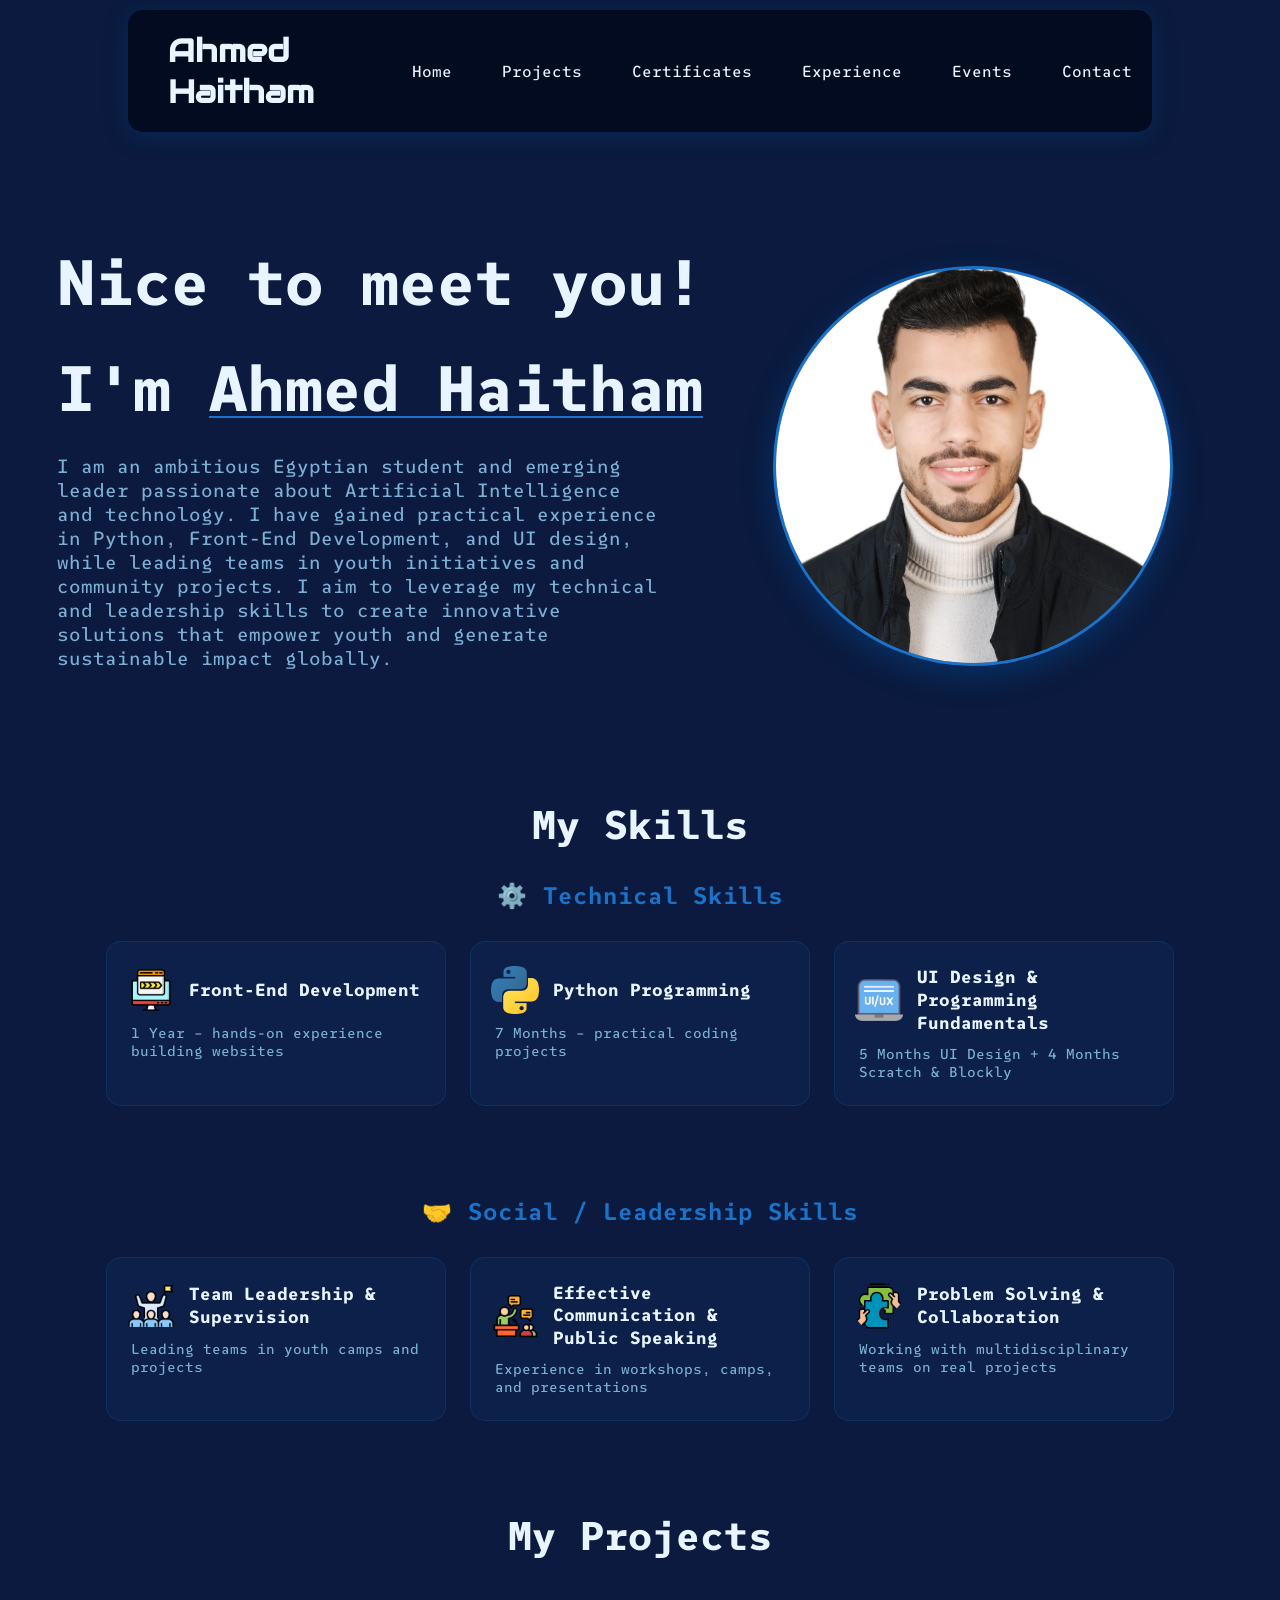
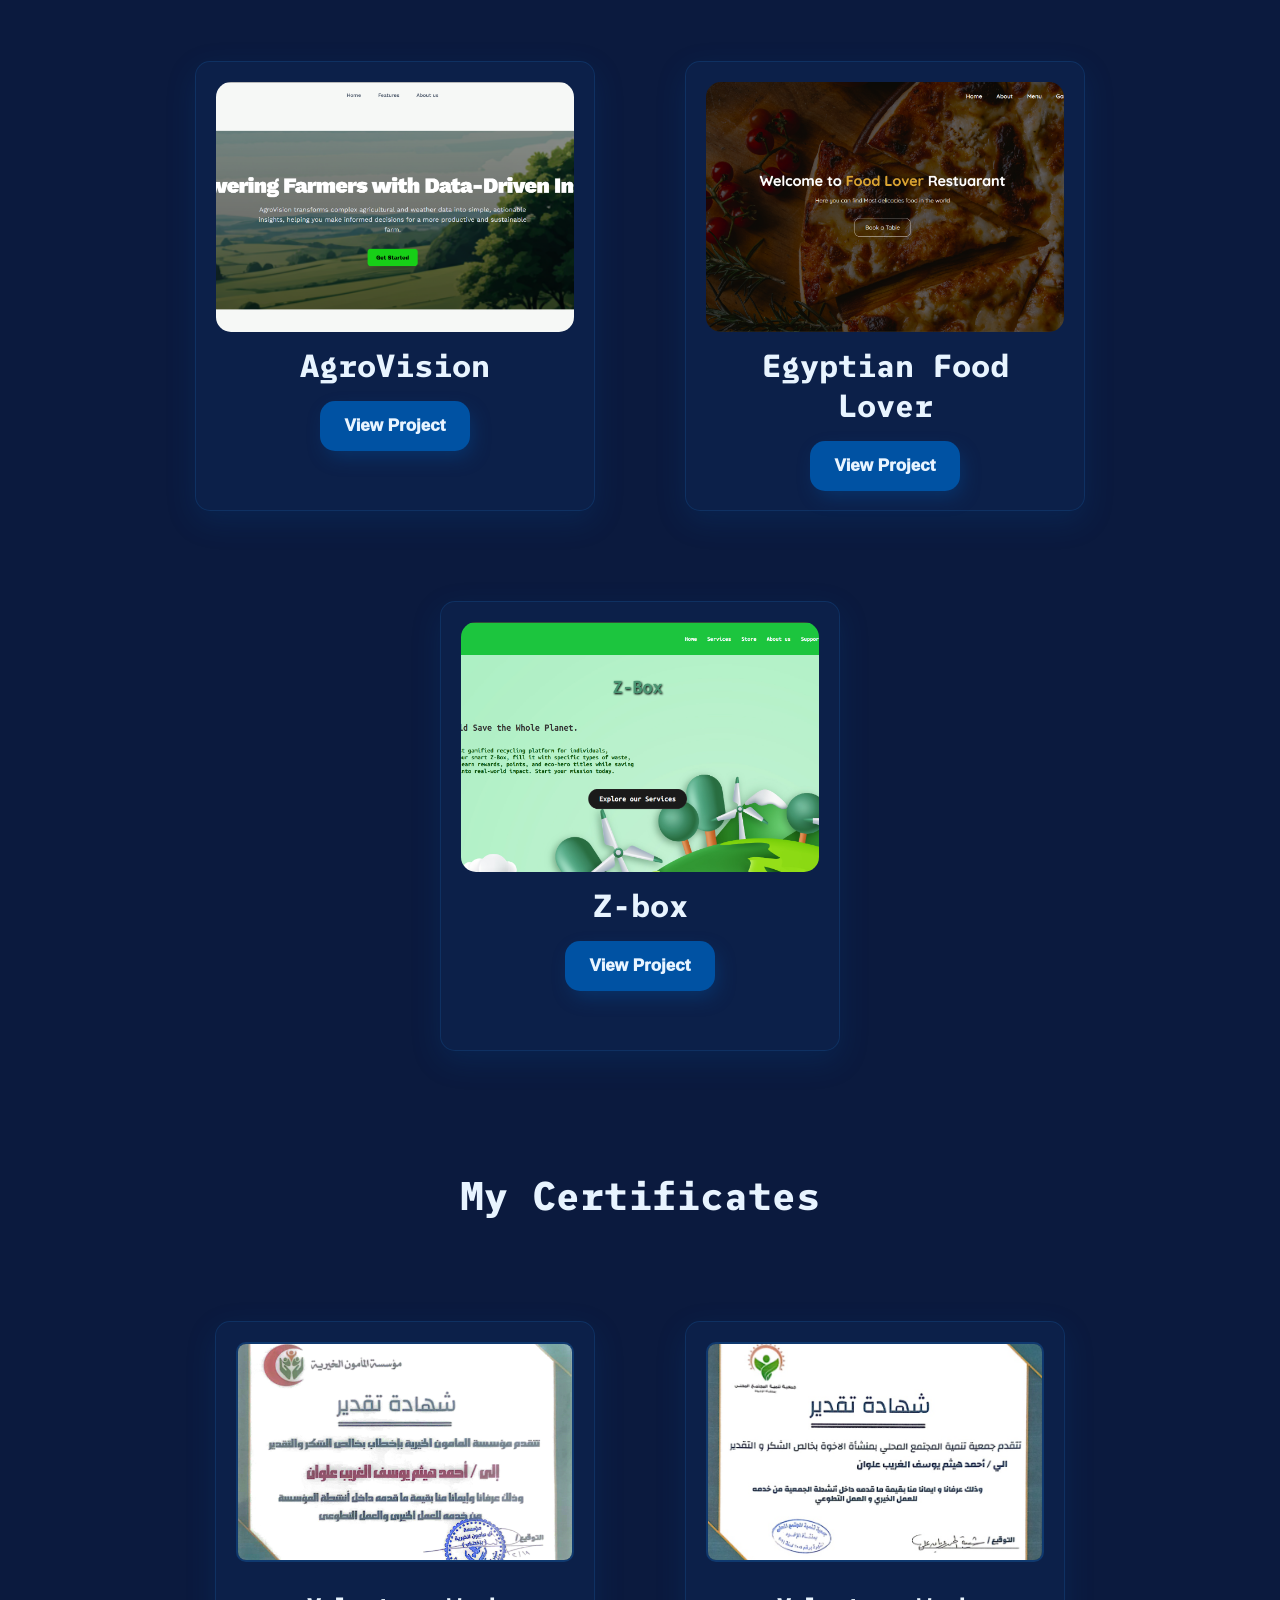
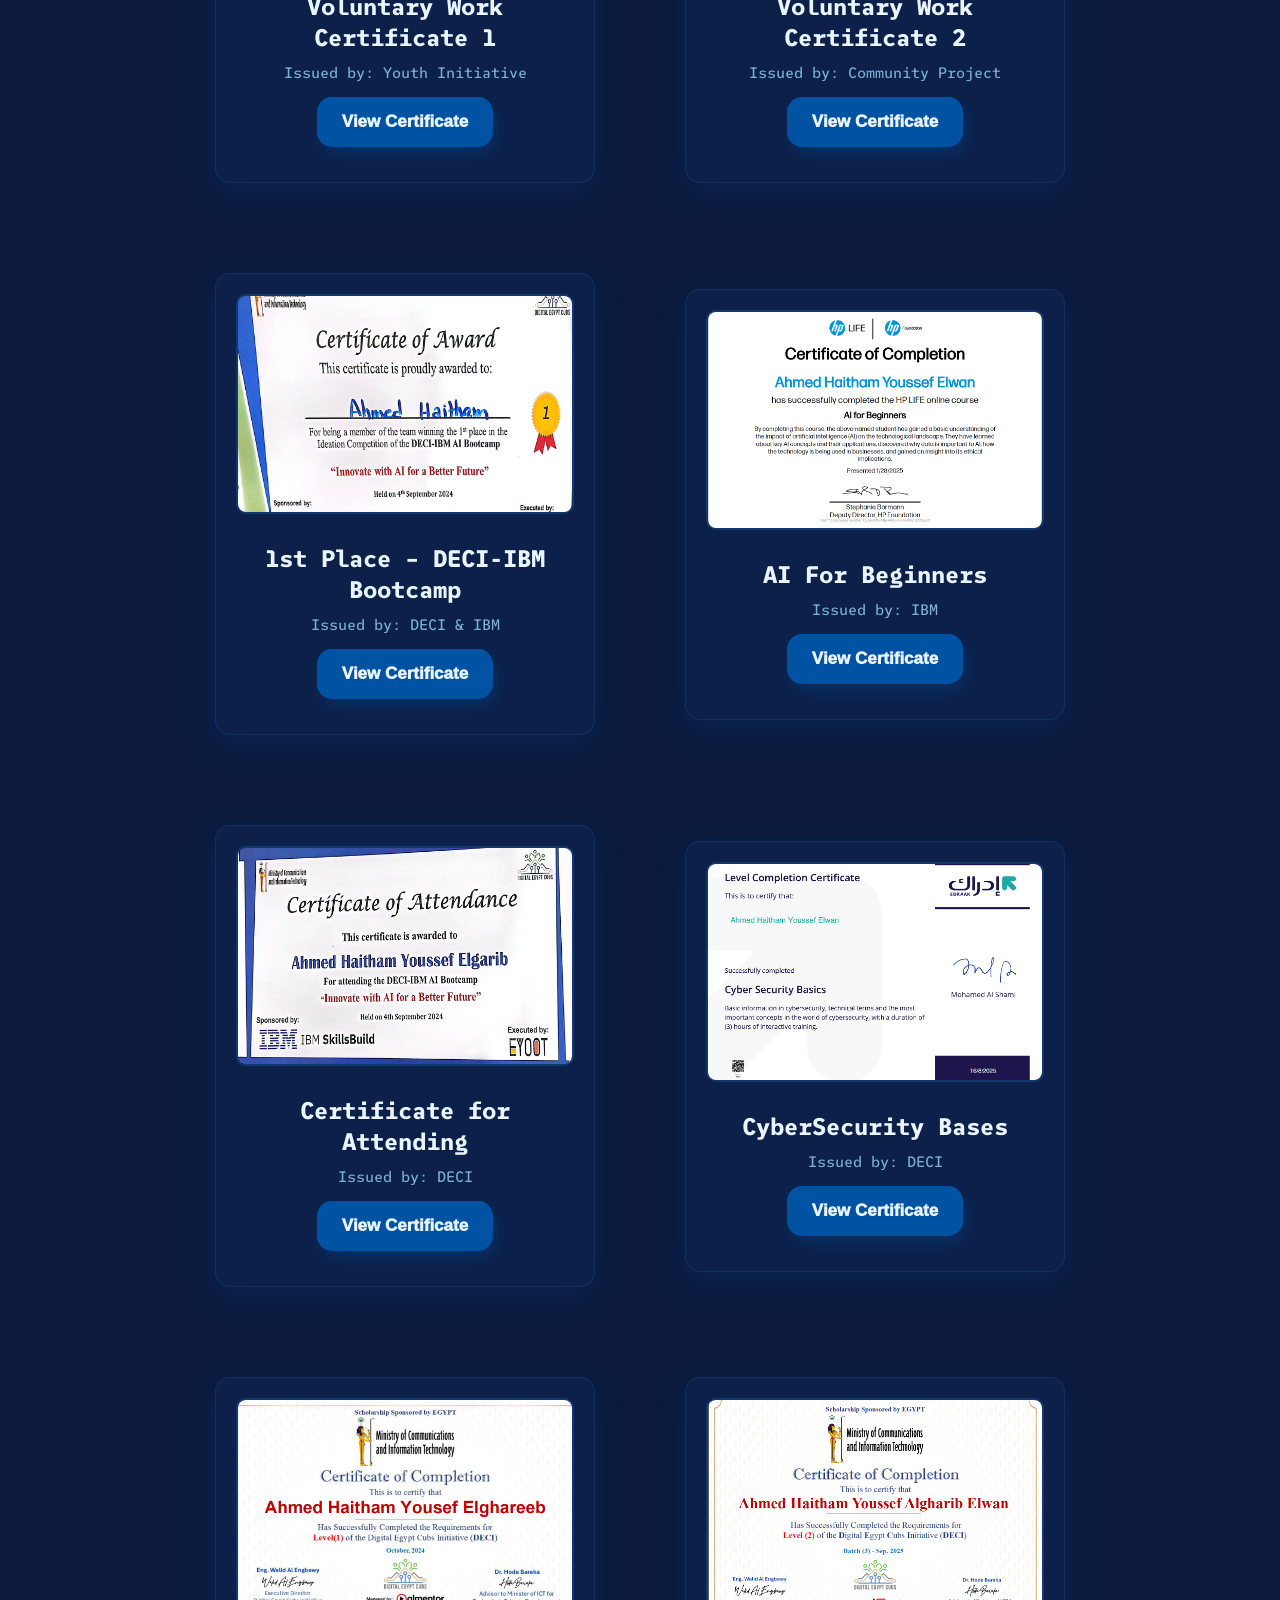
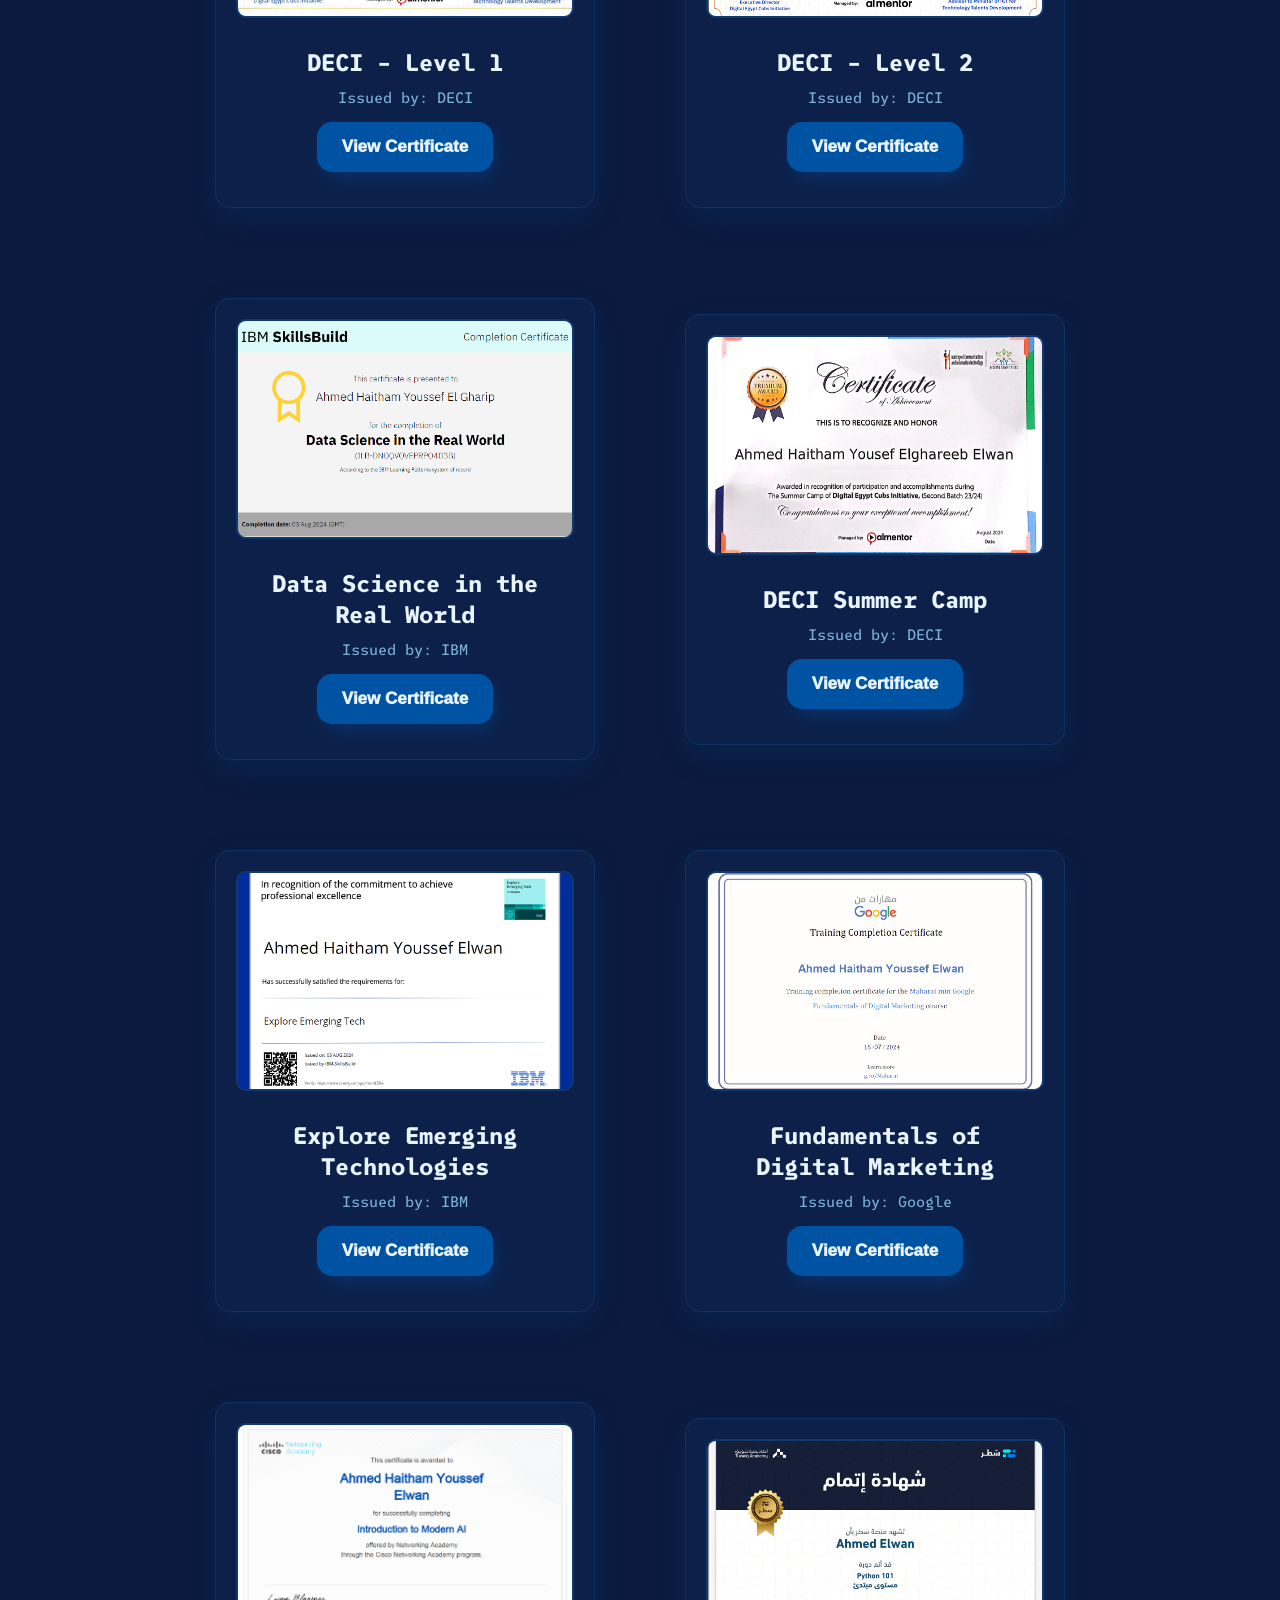
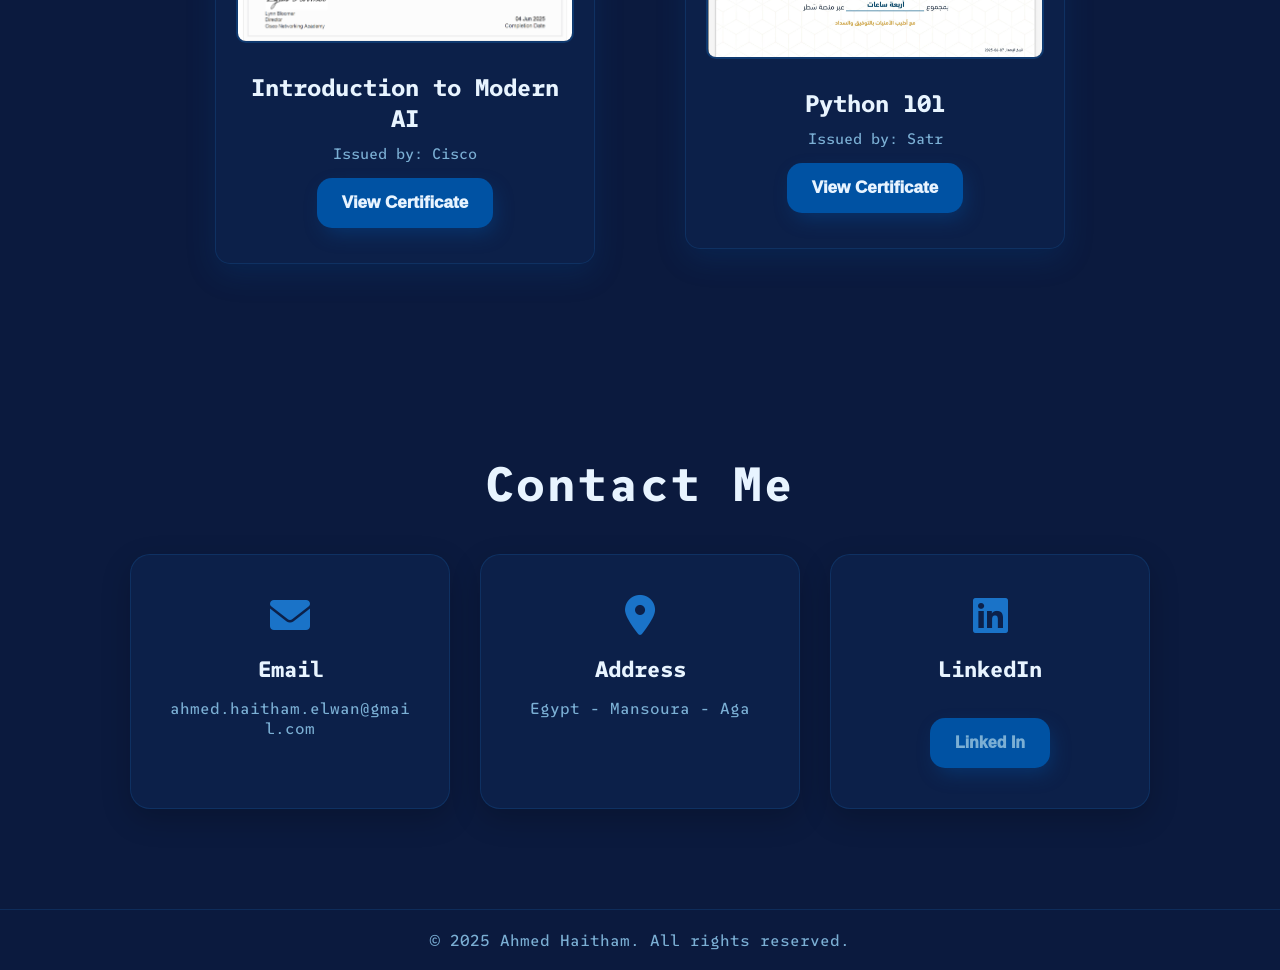
<file: index.html>
<!doctype html>
<html lang="en">
  <head>
    <meta charset="UTF-8" />
    <meta name="viewport" content="width=device-width, initial-scale=1.0" />
    <title>Ahmed Haitham</title>
    <link rel="stylesheet" href="style.css" />
    <link
      rel="stylesheet"
      href="https://cdnjs.cloudflare.com/ajax/libs/font-awesome/6.0.0-beta3/css/all.min.css"
    />
  </head>
  <body>
    <header>
      <h1>Ahmed Haitham</h1>
      <nav>
        <ul>
          <li><a href="#home">Home</a></li>
          <li><a href="#projects">Projects</a></li>
          <li><a href="#certificates">Certificates</a></li>
          <li><a href="experience.html">Experience</a></li>
          <li><a href="events.html">Events</a></li>
          <li><a href="#contact">Contact</a></li>
        </ul>
      </nav>
    </header>
    <main>
      <section id="home">
        <div class="home-left">
          <h2>Nice to meet you!</h2>
          <h2>I'm <u>Ahmed Haitham</u></h2>
          <p>
            I am an ambitious Egyptian student and emerging leader passionate
            about Artificial Intelligence and technology. I have gained
            practical experience in Python, Front-End Development, and UI
            design, while leading teams in youth initiatives and community
            projects. I aim to leverage my technical and leadership skills to
            create innovative solutions that empower youth and generate
            sustainable impact globally.
          </p>
        </div>
        <div>
          <img src="img/Ahmed Haitham.jpeg" alt="Ahmed Haitham" />
        </div>
        <br />
      </section>
      <section id="skills">
        <h2 class="title-skills">My Skills</h2>

        <h3 class="skills-category-title">⚙️ Technical Skills</h3>
        <div class="skills">
          <div class="skill">
            <div class="skilltitle">
              <img
                src="img/Frontend Development.png"
                alt="Front-End Development"
              />
              <h3>Front-End Development</h3>
            </div>
            <p>1 Year – hands-on experience building websites</p>
          </div>
          <div class="skill">
            <div class="skilltitle">
              <img src="img/python.png" alt="Python Programming" />
              <h3>Python Programming</h3>
            </div>
            <p>7 Months – practical coding projects</p>
          </div>
          <div class="skill">
            <div class="skilltitle">
              <img src="img/uiux.png" alt="UI Design" />
              <h3>UI Design &amp; Programming Fundamentals</h3>
            </div>
            <p>5 Months UI Design + 4 Months Scratch &amp; Blockly</p>
          </div>
        </div>

        <h3 class="skills-category-title">🤝 Social / Leadership Skills</h3>
        <div class="skills">
          <div class="skill">
            <div class="skilltitle">
              <img
                src="img/Team Leadership & Supervision.png"
                alt="Team Leadership"
              />
              <h3>Team Leadership &amp; Supervision</h3>
            </div>
            <p>Leading teams in youth camps and projects</p>
          </div>
          <div class="skill">
            <div class="skilltitle">
              <img
                src="img/Effective Communication & Public Speaking.png"
                alt="Communication"
              />
              <h3>Effective Communication &amp; Public Speaking</h3>
            </div>
            <p>Experience in workshops, camps, and presentations</p>
          </div>
          <div class="skill">
            <div class="skilltitle">
              <img
                src="img/Problem Solving & Collaboration.png"
                alt="Problem Solving"
              />
              <h3>Problem Solving &amp; Collaboration</h3>
            </div>
            <p>Working with multidisciplinary teams on real projects</p>
          </div>
        </div>
      </section>
      <br />
      <section id="projects">
        <h2 class="title-projects">My Projects</h2>
        <div class="projectcontainer">
          <div class="project">
            <div class="projectimg">
              <img src="img/AgroVision.png" alt="AgroVision project" />
            </div>
            <h2>AgroVision</h2>
            <button>
              <a
                href="https://youssefemad20.github.io/ArgroVision/"
                target="_blank"
                >View Project</a
              >
            </button>
          </div>
          <div class="project">
            <div class="projectimg">
              <img src="img/Food lover.png" alt="Egyptian Food Lover project" />
            </div>
            <h2>Egyptian Food Lover</h2>
            <button>
              <a
                href="https://youssefemad20.github.io/Egyption-Food-Lover/"
                target="_blank"
                >View Project</a
              >
            </button>
          </div>
          <div class="project">
            <div class="projectimg">
              <img src="img/zbox.png" alt="Z-box project" />
            </div>
            <h2>Z-box</h2>
            <button>
              <a href="https://youssefemad20.github.io/z-box/" target="_blank"
                >View Project</a
              >
            </button>
          </div>
        </div>
      </section>
      <br />
      <!-- Certificates Section -->
      <section id="certificates">
        <h2 class="title-certificates">My Certificates</h2>
        <div class="certificatescontainer">
          <div class="certificate">
            <div class="certificateimg">
              <img src="Certificate/Voluntry work.png" alt="Voluntry Work" />
            </div>
            <h2>Voluntary Work Certificate 1</h2>
            <p>Issued by: Youth Initiative</p>
            <button>
              <a href="Certificate/Voluntry work.pdf" target="_blank"
                >View Certificate</a
              >
            </button>
          </div>

          <div class="certificate">
            <div class="certificateimg">
              <img src="Certificate/vluntry work 2.jpg" alt="Voluntry Work 2" />
            </div>
            <h2>Voluntary Work Certificate 2</h2>
            <p>Issued by: Community Project</p>
            <button>
              <a href="Certificate/voluntry work2.pdf" target="_blank"
                >View Certificate</a
              >
            </button>
          </div>

          <div class="certificate">
            <div class="certificateimg">
              <img
                src="Certificate/1st in DECI-IBM Bootcamp.png"
                alt="1st in DECI-IBM Bootcamp"
              />
            </div>
            <h2>1st Place – DECI-IBM Bootcamp</h2>
            <p>Issued by: DECI &amp; IBM</p>
            <button>
              <a href="Certificate/1st in DECI-IBM Bootcamp.pdf" target="_blank"
                >View Certificate</a
              >
            </button>
          </div>

          <div class="certificate">
            <div class="certificateimg">
              <img
                src="Certificate/Ai For Beginners ( IBM ).png"
                alt="AI For Beginners IBM"
              />
            </div>
            <h2>AI For Beginners</h2>
            <p>Issued by: IBM</p>
            <button>
              <a href="Certificate/Ai For Beginners ( IBM ).pdf" target="_blank"
                >View Certificate</a
              >
            </button>
          </div>

          <div class="certificate">
            <div class="certificateimg">
              <img
                src="Certificate/Certificate for Attending .png"
                alt="Certificate for Attending"
              />
            </div>
            <h2>Certificate for Attending</h2>
            <p>Issued by: DECI</p>
            <button>
              <a
                href="Certificate/Certificate For Attending.pdf"
                target="_blank"
                >View Certificate</a
              >
            </button>
          </div>

          <div class="certificate">
            <div class="certificateimg">
              <img
                src="Certificate/CyberSecurity Bases.png"
                alt="CyberSecurity Bases"
              />
            </div>
            <h2>CyberSecurity Bases</h2>
            <p>Issued by: DECI</p>
            <button>
              <a href="Certificate/CyberSecurity Bases.pdf" target="_blank"
                >View Certificate</a
              >
            </button>
          </div>

          <div class="certificate">
            <div class="certificateimg">
              <img src="Certificate/DECI ( LEVEL 1 ).png" alt="DECI Level 1" />
            </div>
            <h2>DECI – Level 1</h2>
            <p>Issued by: DECI</p>
            <button>
              <a href="Certificate/DECI ( LEVEL 1 ).pdf" target="_blank"
                >View Certificate</a
              >
            </button>
          </div>

          <div class="certificate">
            <div class="certificateimg">
              <img src="Certificate/DECI ( LEVEL 2).png" alt="DECI Level 2" />
            </div>
            <h2>DECI – Level 2</h2>
            <p>Issued by: DECI</p>
            <button>
              <a href="Certificate/DECI ( LEVEL 2).pdf" target="_blank"
                >View Certificate</a
              >
            </button>
          </div>

          <div class="certificate">
            <div class="certificateimg">
              <img
                src="Certificate/Data Science in the real world Certificate ( IBM).png"
                alt="Data Science IBM"
              />
            </div>
            <h2>Data Science in the Real World</h2>
            <p>Issued by: IBM</p>
            <button>
              <a
                href="Certificate/Data Science in the real world Certificate ( IBM).pdf"
                target="_blank"
                >View Certificate</a
              >
            </button>
          </div>

          <div class="certificate">
            <div class="certificateimg">
              <img
                src="Certificate/Deci ( Summer Camp ).png"
                alt="DECI Summer Camp"
              />
            </div>
            <h2>DECI Summer Camp</h2>
            <p>Issued by: DECI</p>
            <button>
              <a href="Certificate/Deci ( Summer Camp ).pdf" target="_blank"
                >View Certificate</a
              >
            </button>
          </div>

          <div class="certificate">
            <div class="certificateimg">
              <img
                src="Certificate/Explore Emergeng Tech.png"
                alt="Explore Emerging Tech"
              />
            </div>
            <h2>Explore Emerging Technologies</h2>
            <p>Issued by: IBM</p>
            <button>
              <a href="Certificate/Explore Emergeng Tech.pdf" target="_blank"
                >View Certificate</a
              >
            </button>
          </div>

          <div class="certificate">
            <div class="certificateimg">
              <img
                src="Certificate/Fundementals of Digital Marketing ( Google ).png"
                alt="Google Digital Marketing"
              />
            </div>
            <h2>Fundamentals of Digital Marketing</h2>
            <p>Issued by: Google</p>
            <button>
              <a
                href="Certificate/Fundementals of Digital Marketing ( Google ).pdf"
                target="_blank"
                >View Certificate</a
              >
            </button>
          </div>

          <div class="certificate">
            <div class="certificateimg">
              <img
                src="Certificate/Introduction to Modern Ai ( Cisco .png"
                alt="Modern AI Cisco"
              />
            </div>
            <h2>Introduction to Modern AI</h2>
            <p>Issued by: Cisco</p>
            <button>
              <a
                href="Certificate/Introduction to Modern Ai ( Cisco ).pdf"
                target="_blank"
                >View Certificate</a
              >
            </button>
          </div>

          <div class="certificate">
            <div class="certificateimg">
              <img
                src="Certificate/Python 101 Satr .png"
                alt="Python 101 Satr"
              />
            </div>
            <h2>Python 101</h2>
            <p>Issued by: Satr</p>
            <button>
              <a href="Certificate/Python 101 Satr.pdf" target="_blank"
                >View Certificate</a
              >
            </button>
          </div>
        </div>
      </section>
      <br />
      <section id="contact">
        <h1 class="contact-title">Contact Me</h1>
        <div class="contact-cards">
          <div class="contact-card">
            <i class="fa-solid fa-envelope"></i>
            <h3>Email</h3>
            <a href="ahmed.haitham.elwan@gmail.com"
              >ahmed.haitham.elwan@gmail.com</a
            >
          </div>

          <div class="contact-card">
            <i class="fa-solid fa-location-dot"></i>
            <h3>Address</h3>
            <p>Egypt - Mansoura - Aga</p>
          </div>

          <div class="contact-card">
            <i class="fa-brands fa-linkedin"></i>
            <h3>LinkedIn</h3>
            <button>
                <a href="https://www.linkedin.com/in/eng-ahmedelwan/" target="_blank" rel="noopener noreferrer">Linked In</a>
            </button>
          </div>
        </div>
      </section>
    </main>
    <footer>
      <p>&copy; 2025 Ahmed Haitham. All rights reserved.</p>
    </footer>
  </body>
</html>
</file>
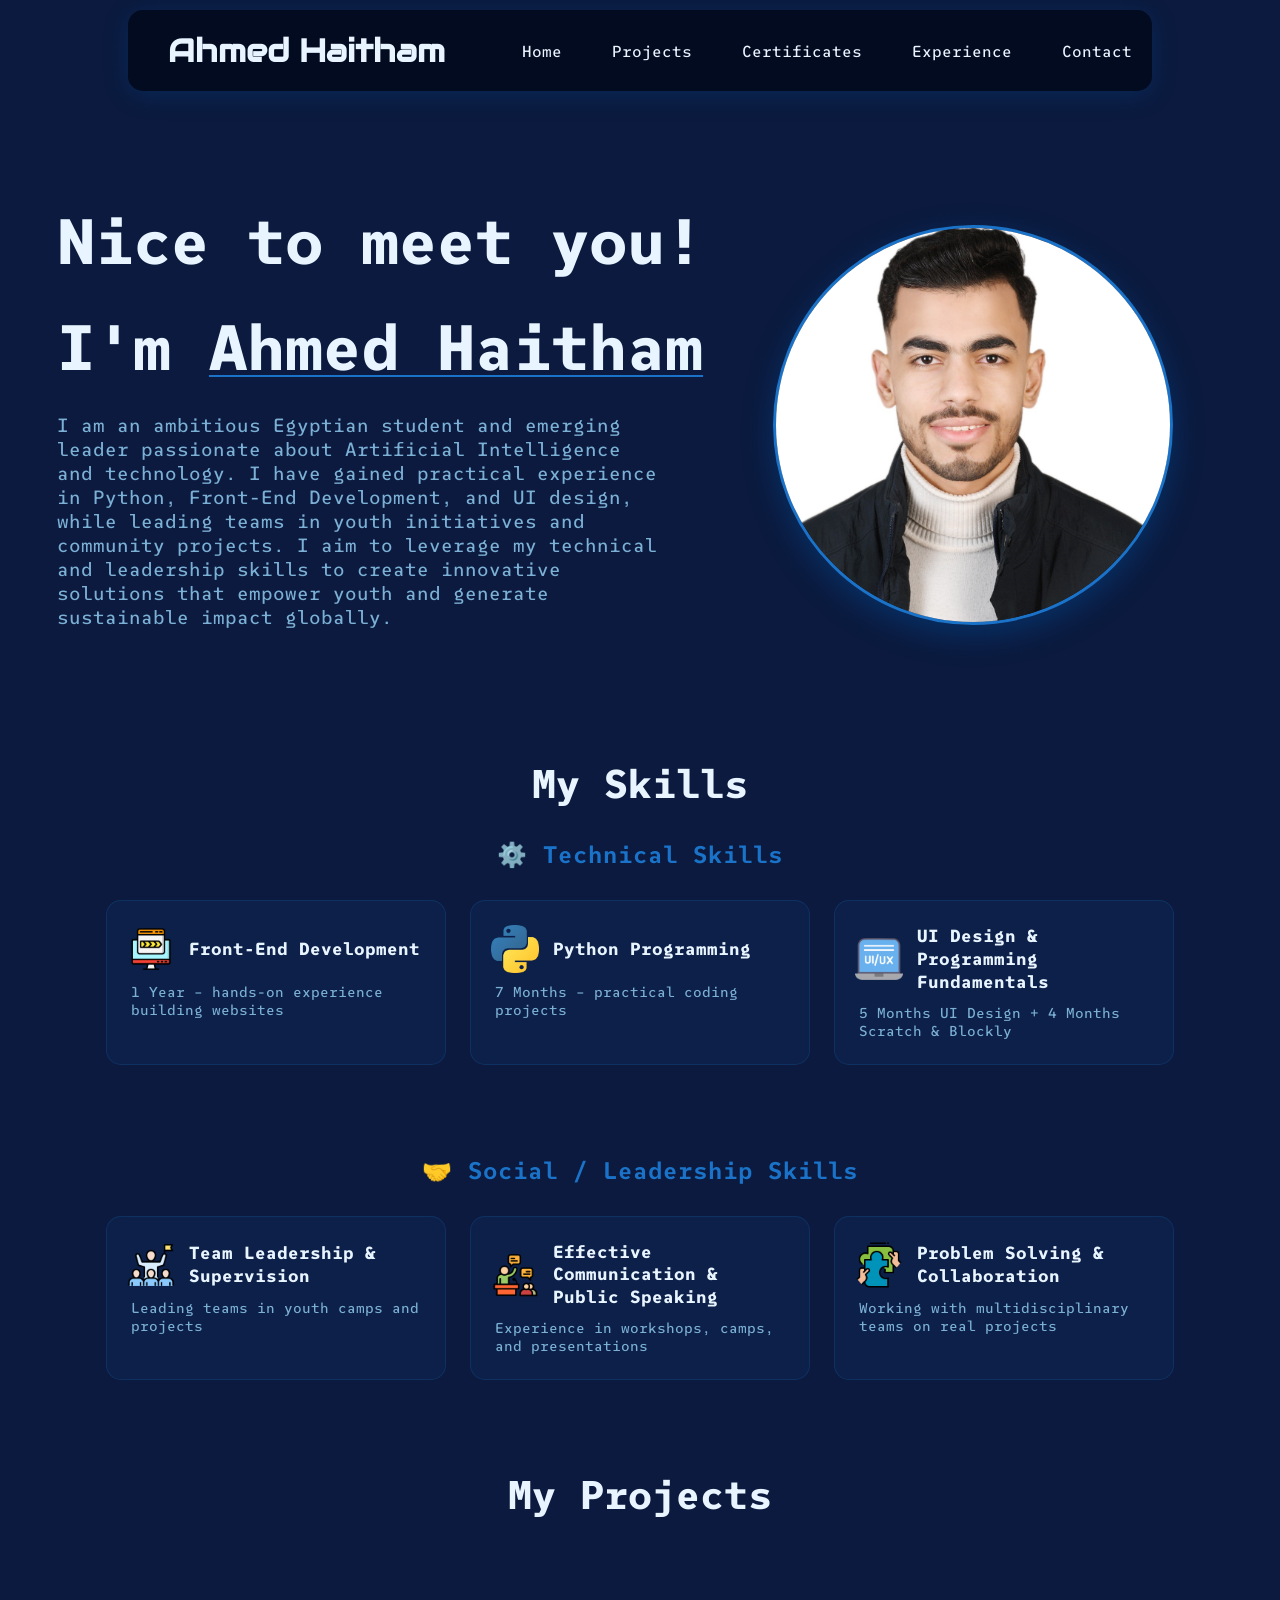
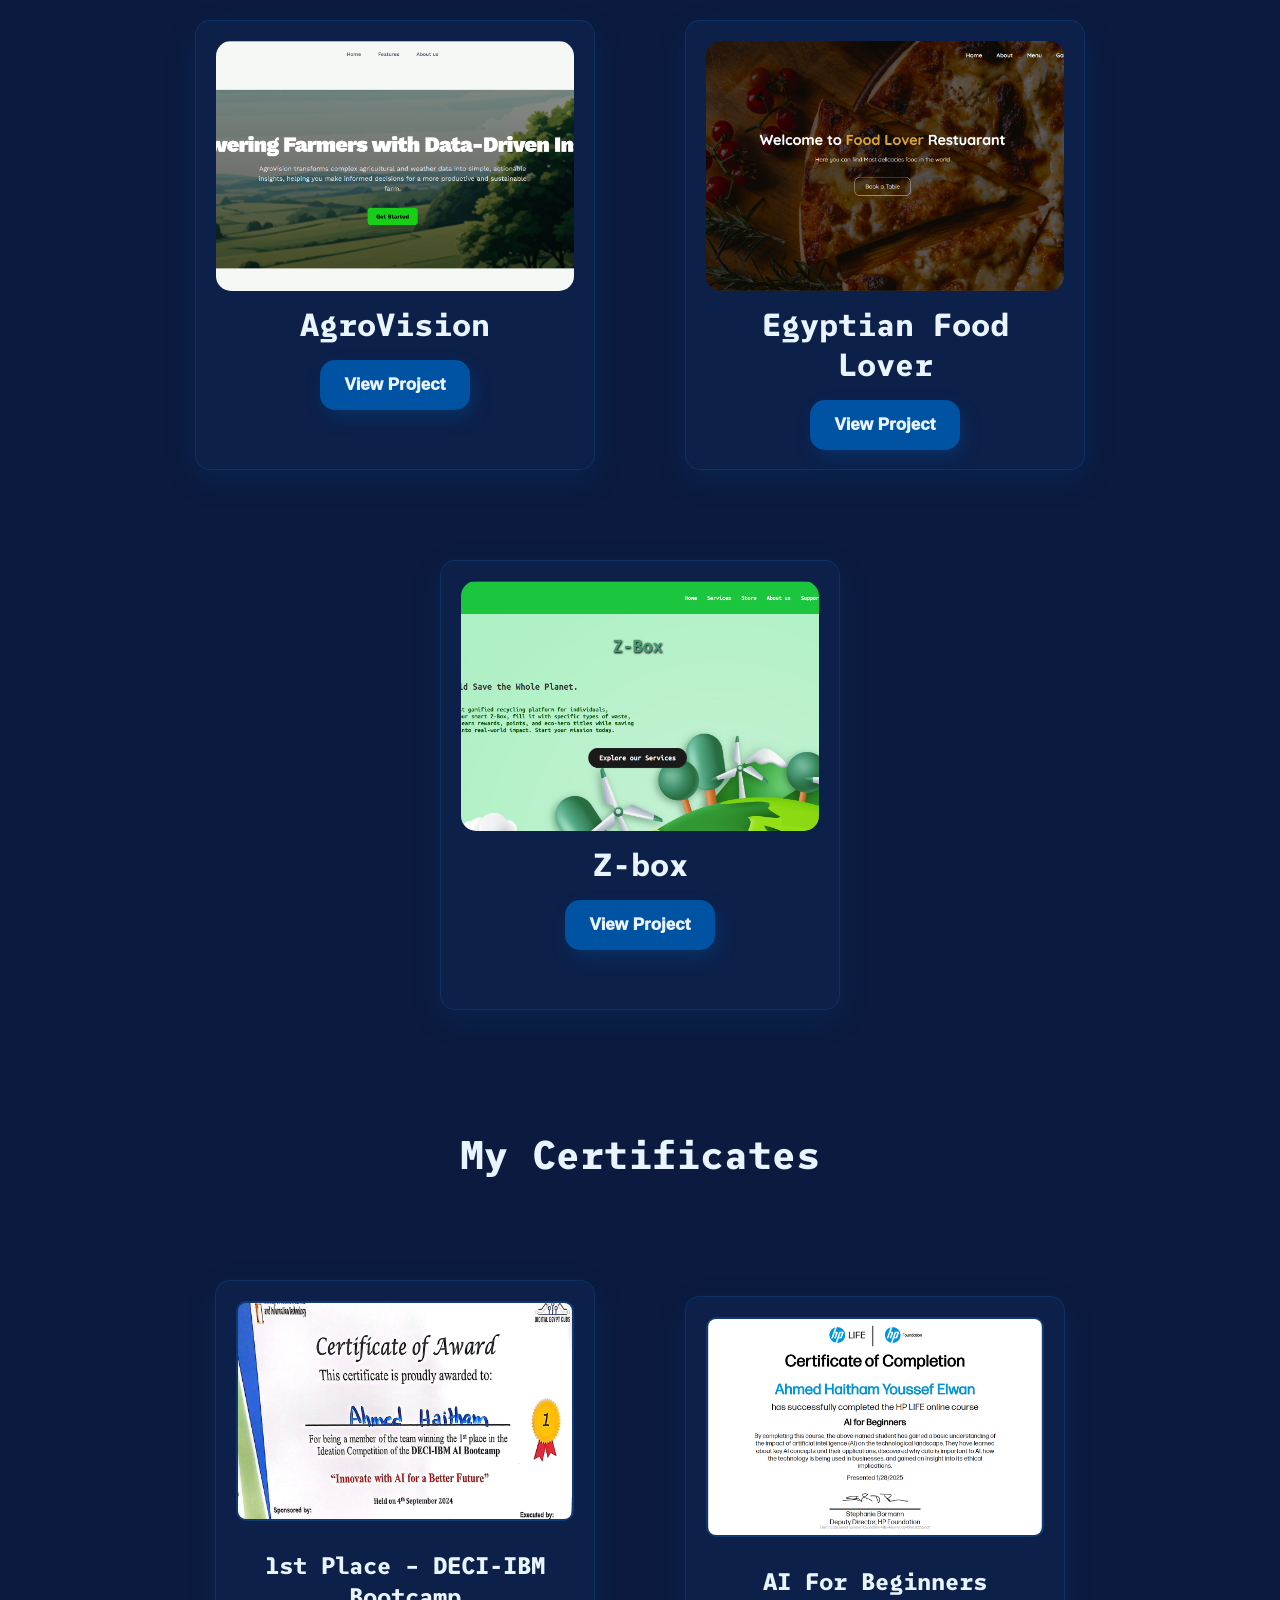
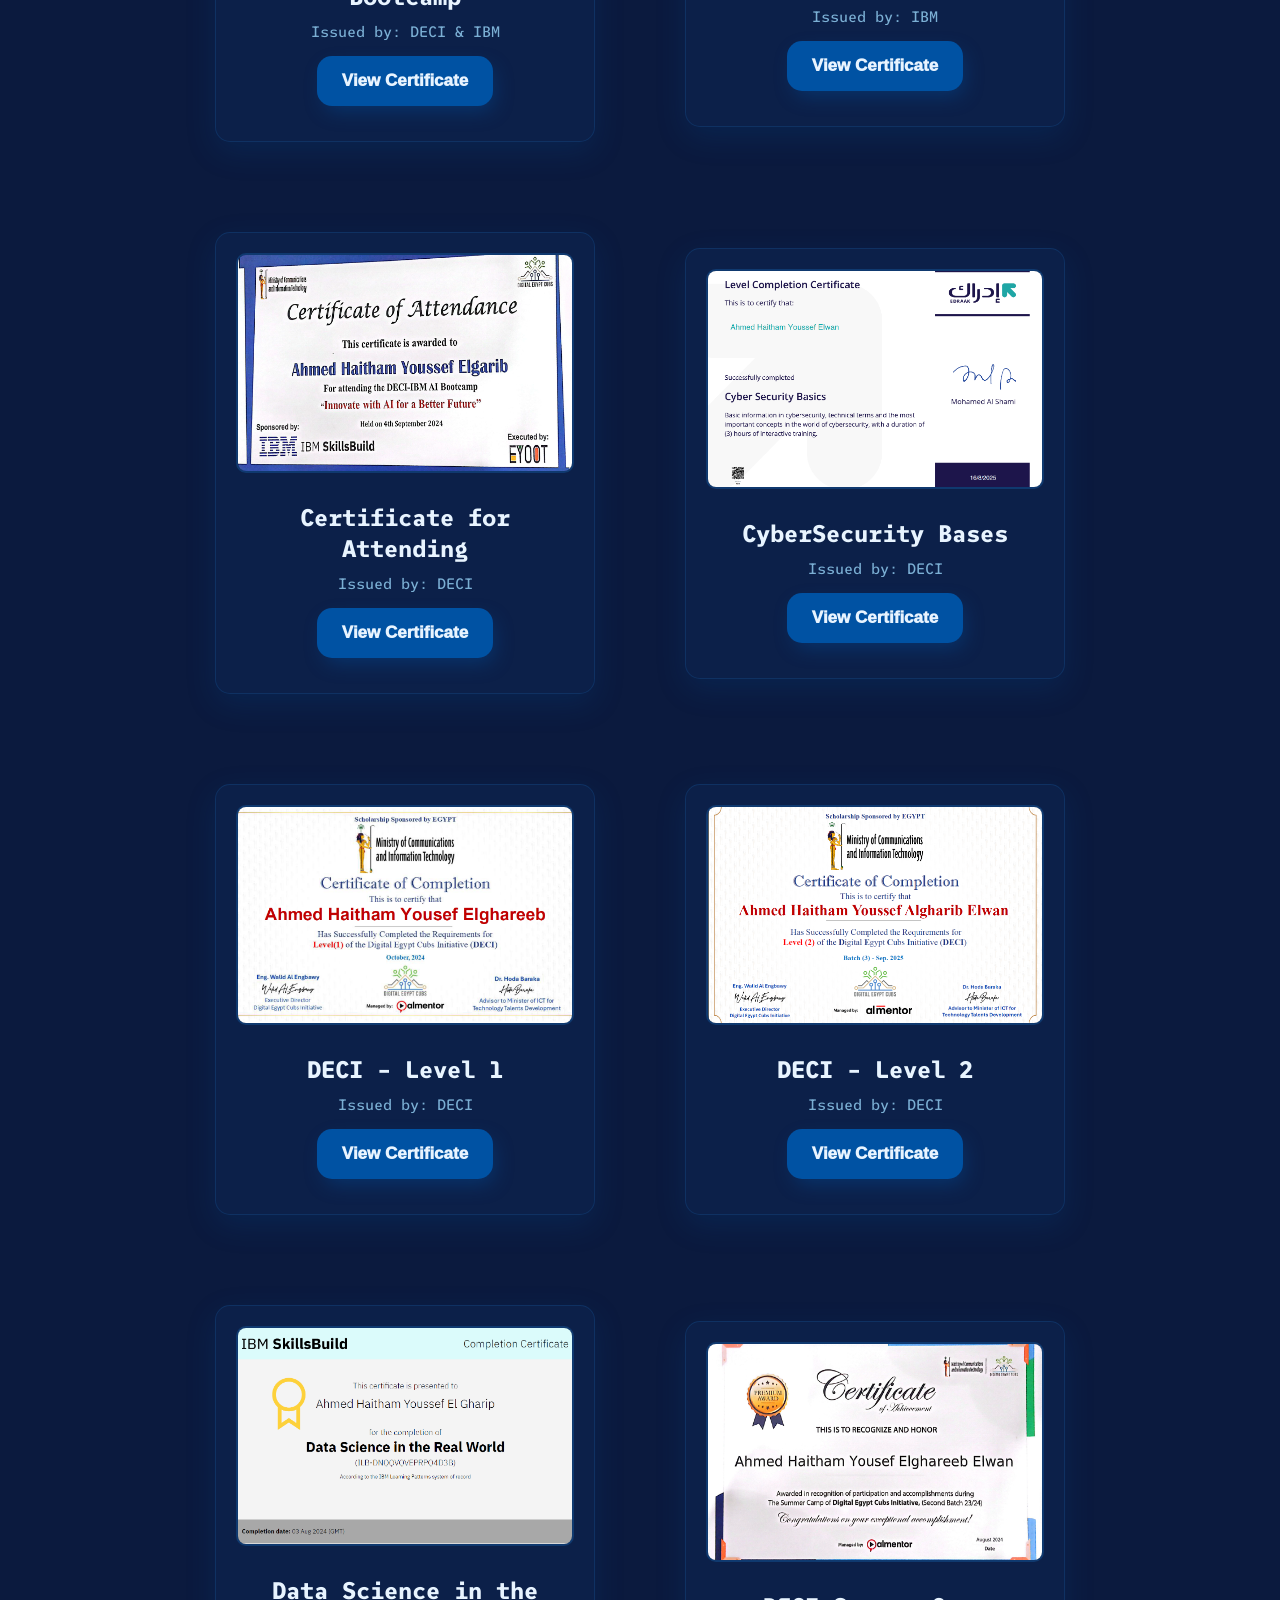
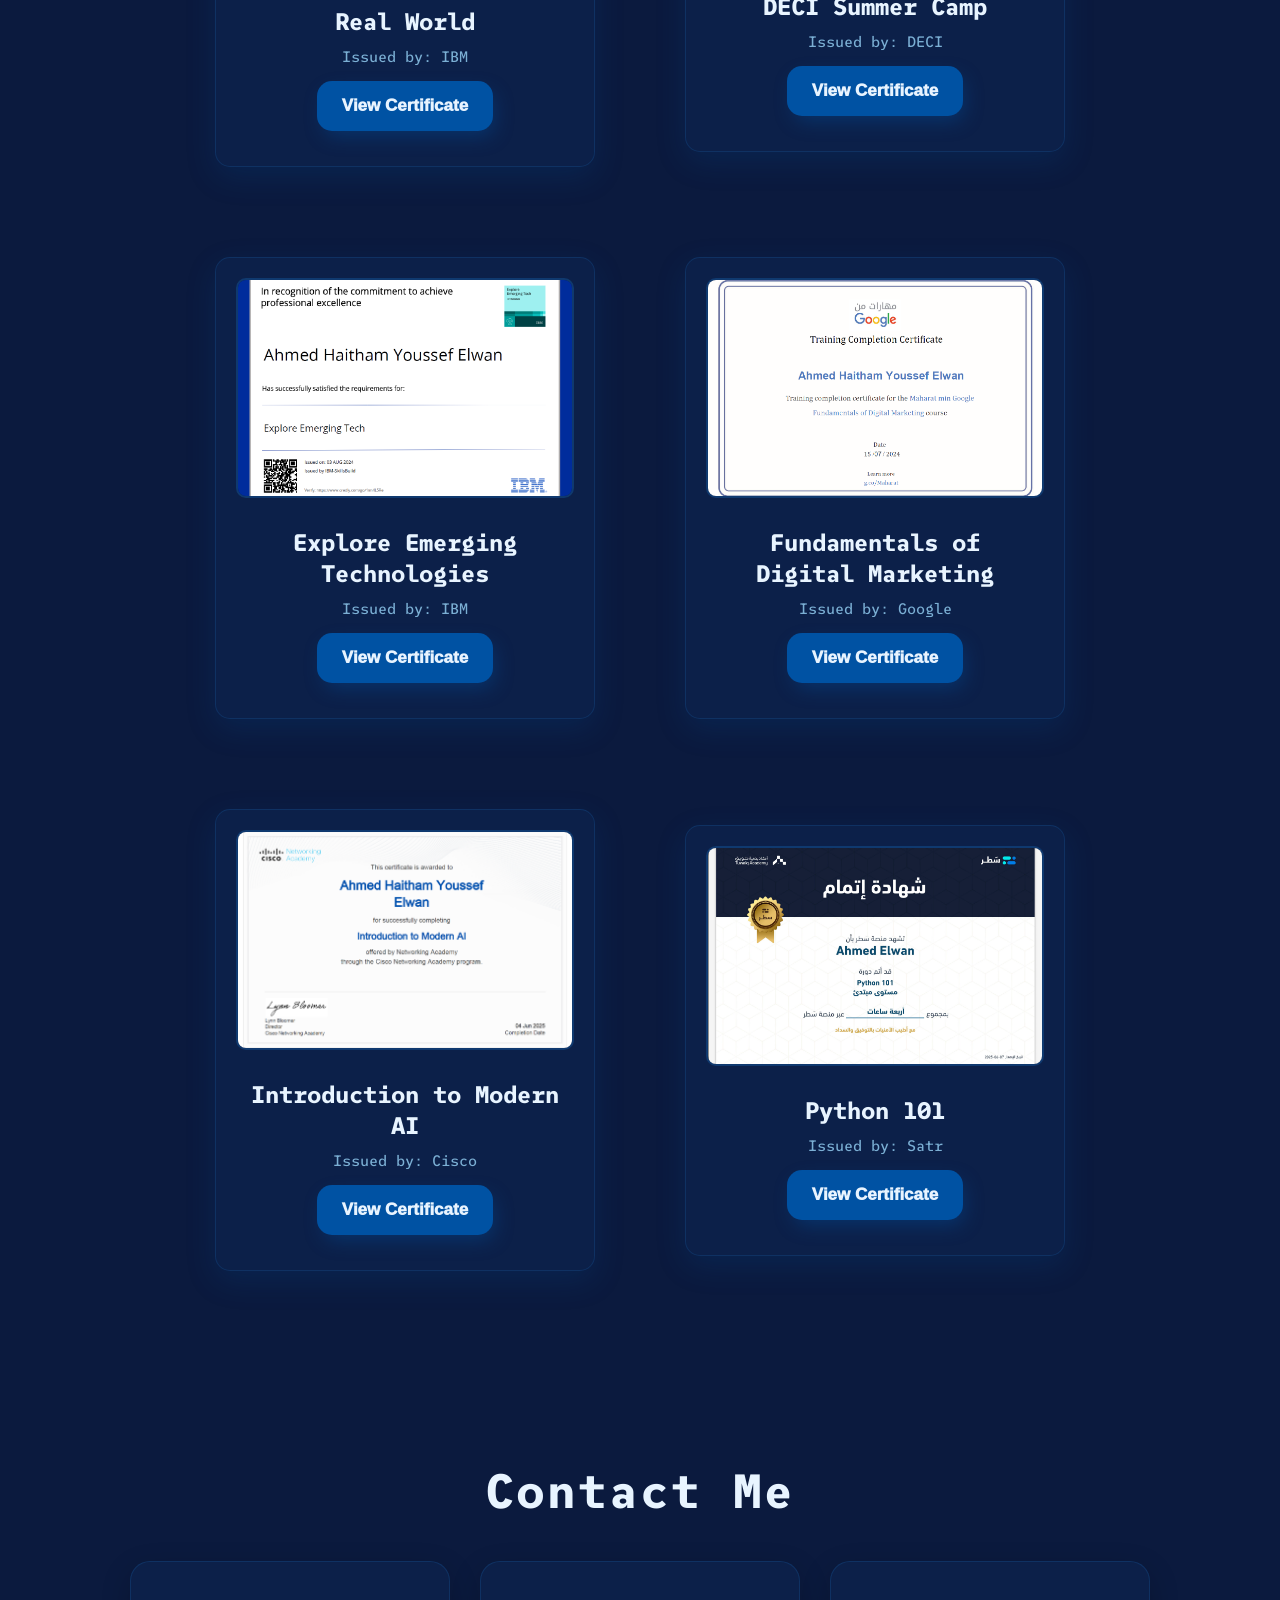
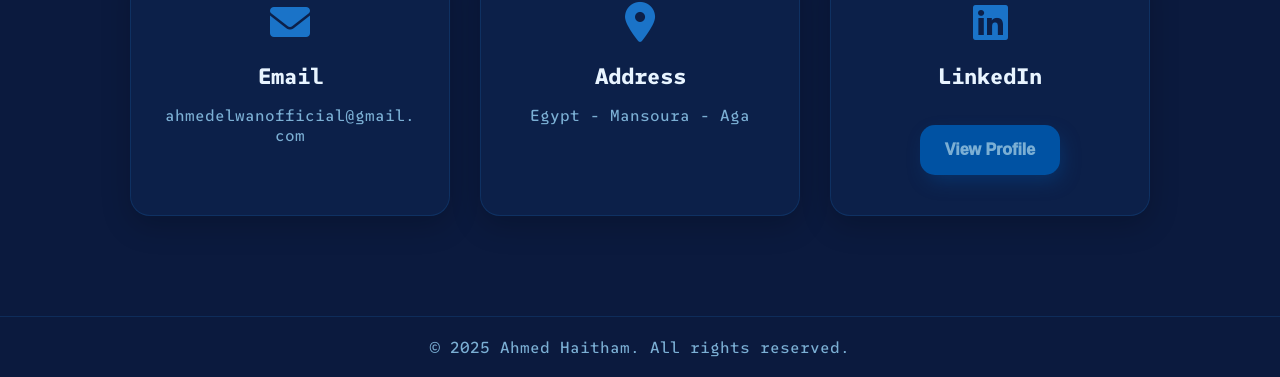
<file: Ahmed Haitham/index.html>
<!doctype html>
<html lang="en">
  <head>
    <meta charset="UTF-8" />
    <meta name="viewport" content="width=device-width, initial-scale=1.0" />
    <title>Ahmed Haitham</title>
    <link rel="stylesheet" href="style.css" />
    <link
      rel="stylesheet"
      href="https://cdnjs.cloudflare.com/ajax/libs/font-awesome/6.0.0-beta3/css/all.min.css"
    />
  </head>
  <body>
    <header>
      <h1>Ahmed Haitham</h1>
      <nav>
        <ul>
          <li><a href="#home">Home</a></li>
          <li><a href="#projects">Projects</a></li>
          <li><a href="#certificates">Certificates</a></li>
          <li><a href="experience.html">Experience</a></li>
          <li><a href="#contact">Contact</a></li>
        </ul>
      </nav>
    </header>
    <main>
      <section id="home">
        <div class="home-left">
          <h2>Nice to meet you!</h2>
          <h2>I'm <u>Ahmed Haitham</u></h2>
          <p>
            I am an ambitious Egyptian student and emerging leader passionate about Artificial Intelligence and technology. I have gained practical experience in Python, Front-End Development, and UI design, while leading teams in youth initiatives and community projects. I aim to leverage my technical and leadership skills to create innovative solutions that empower youth and generate sustainable impact globally.
          </p>
        </div>
        <div>
          <img src="img/Ahmed Haitham.jpeg" alt="Ahmed Haitham" />
        </div>
        <br />
      </section>
      <section id="skills">
        <h2 class="title-skills">My Skills</h2>

        <h3 class="skills-category-title">⚙️ Technical Skills</h3>
        <div class="skills">
          <div class="skill">
            <div class="skilltitle">
              <img src="img/Frontend Development.png" alt="Front-End Development" />
              <h3>Front-End Development</h3>
            </div>
            <p>1 Year – hands-on experience building websites</p>
          </div>
          <div class="skill">
            <div class="skilltitle">
              <img src="img/python.png" alt="Python Programming" />
              <h3>Python Programming</h3>
            </div>
            <p>7 Months – practical coding projects</p>
          </div>
          <div class="skill">
            <div class="skilltitle">
              <img src="img/uiux.png" alt="UI Design" />
              <h3>UI Design &amp; Programming Fundamentals</h3>
            </div>
            <p>5 Months UI Design + 4 Months Scratch &amp; Blockly</p>
          </div>
        </div>

        <h3 class="skills-category-title">🤝 Social / Leadership Skills</h3>
        <div class="skills">
          <div class="skill">
            <div class="skilltitle">
              <img src="img/Team Leadership & Supervision.png" alt="Team Leadership" />
              <h3>Team Leadership &amp; Supervision</h3>
            </div>
            <p>Leading teams in youth camps and projects</p>
          </div>
          <div class="skill">
            <div class="skilltitle">
              <img src="img/Effective Communication & Public Speaking.png" alt="Communication" />
              <h3>Effective Communication &amp; Public Speaking</h3>
            </div>
            <p>Experience in workshops, camps, and presentations</p>
          </div>
          <div class="skill">
            <div class="skilltitle">
              <img src="img/Problem Solving & Collaboration.png" alt="Problem Solving" />
              <h3>Problem Solving &amp; Collaboration</h3>
            </div>
            <p>Working with multidisciplinary teams on real projects</p>
          </div>
        </div>
      </section>
      <br />
      <section id="projects">
        <h2 class="title-projects">My Projects</h2>
        <div class="projectcontainer">
          <div class="project">
            <div class="projectimg">
              <img src="img/AgroVision.png" alt="AgroVision project" />
            </div>
            <h2>AgroVision</h2>
            <button><a href="https://youssefemad20.github.io/ArgroVision/" target="_blank">View Project</a></button>
          </div>
          <div class="project">
            <div class="projectimg">
              <img src="img/Food lover.png" alt="Egyptian Food Lover project" />
            </div>
            <h2>Egyptian Food Lover</h2>
            <button><a href="https://youssefemad20.github.io/Egyption-Food-Lover/" target="_blank">View Project</a></button>
          </div>
          <div class="project">
            <div class="projectimg">
              <img src="img/zbox.png" alt="Z-box project" />
            </div>
            <h2>Z-box</h2>
            <button><a href="https://youssefemad20.github.io/z-box/" target="_blank">View Project</a></button>
          </div>
        </div>
      </section>
      <br />
      <!-- Certificates Section -->
      <section id="certificates">
        <h2 class="title-certificates">My Certificates</h2>
        <div class="certificatescontainer">

          <div class="certificate">
            <div class="certificateimg">
              <img src="Certificate/1st in DECI-IBM Bootcamp.png" alt="1st in DECI-IBM Bootcamp" />
            </div>
            <h2>1st Place – DECI-IBM Bootcamp</h2>
            <p>Issued by: DECI &amp; IBM</p>
            <button><a href="Certificate/1st in DECI-IBM Bootcamp.pdf" target="_blank">View Certificate</a></button>
          </div>

          <div class="certificate">
            <div class="certificateimg">
              <img src="Certificate/Ai For Beginners ( IBM ).png" alt="AI For Beginners IBM" />
            </div>
            <h2>AI For Beginners</h2>
            <p>Issued by: IBM</p>
            <button><a href="Certificate/Ai For Beginners ( IBM ).pdf" target="_blank">View Certificate</a></button>
          </div>

          <div class="certificate">
            <div class="certificateimg">
              <img src="Certificate/Certificate for Attending .png" alt="Certificate for Attending" />
            </div>
            <h2>Certificate for Attending</h2>
            <p>Issued by: DECI</p>
            <button><a href="Certificate/Certificate For Attending.pdf" target="_blank">View Certificate</a></button>
          </div>

          <div class="certificate">
            <div class="certificateimg">
              <img src="Certificate/CyberSecurity Bases.png" alt="CyberSecurity Bases" />
            </div>
            <h2>CyberSecurity Bases</h2>
            <p>Issued by: DECI</p>
            <button><a href="Certificate/CyberSecurity Bases.pdf" target="_blank">View Certificate</a></button>
          </div>

          <div class="certificate">
            <div class="certificateimg">
              <img src="Certificate/DECI ( LEVEL 1 ).png" alt="DECI Level 1" />
            </div>
            <h2>DECI – Level 1</h2>
            <p>Issued by: DECI</p>
            <button><a href="Certificate/DECI ( LEVEL 1 ).pdf" target="_blank">View Certificate</a></button>
          </div>

          <div class="certificate">
            <div class="certificateimg">
              <img src="Certificate/DECI ( LEVEL 2).png" alt="DECI Level 2" />
            </div>
            <h2>DECI – Level 2</h2>
            <p>Issued by: DECI</p>
            <button><a href="Certificate/DECI ( LEVEL 2).pdf" target="_blank">View Certificate</a></button>
          </div>

          <div class="certificate">
            <div class="certificateimg">
              <img src="Certificate/Data Science in the real world Certificate ( IBM).png" alt="Data Science IBM" />
            </div>
            <h2>Data Science in the Real World</h2>
            <p>Issued by: IBM</p>
            <button><a href="Certificate/Data Science in the real world Certificate ( IBM).pdf" target="_blank">View Certificate</a></button>
          </div>

          <div class="certificate">
            <div class="certificateimg">
              <img src="Certificate/Deci ( Summer Camp ).png" alt="DECI Summer Camp" />
            </div>
            <h2>DECI Summer Camp</h2>
            <p>Issued by: DECI</p>
            <button><a href="Certificate/Deci ( Summer Camp ).pdf" target="_blank">View Certificate</a></button>
          </div>

          <div class="certificate">
            <div class="certificateimg">
              <img src="Certificate/Explore Emergeng Tech.png" alt="Explore Emerging Tech" />
            </div>
            <h2>Explore Emerging Technologies</h2>
            <p>Issued by: IBM</p>
            <button><a href="Certificate/Explore Emergeng Tech.pdf" target="_blank">View Certificate</a></button>
          </div>

          <div class="certificate">
            <div class="certificateimg">
              <img src="Certificate/Fundementals of Digital Marketing ( Google ).png" alt="Google Digital Marketing" />
            </div>
            <h2>Fundamentals of Digital Marketing</h2>
            <p>Issued by: Google</p>
            <button><a href="Certificate/Fundementals of Digital Marketing ( Google ).pdf" target="_blank">View Certificate</a></button>
          </div>

          <div class="certificate">
            <div class="certificateimg">
              <img src="Certificate/Introduction to Modern Ai ( Cisco .png" alt="Modern AI Cisco" />
            </div>
            <h2>Introduction to Modern AI</h2>
            <p>Issued by: Cisco</p>
            <button><a href="Certificate/Introduction to Modern Ai ( Cisco ).pdf" target="_blank">View Certificate</a></button>
          </div>

          <div class="certificate">
            <div class="certificateimg">
              <img src="Certificate/Python 101 Satr .png" alt="Python 101 Satr" />
            </div>
            <h2>Python 101</h2>
            <p>Issued by: Satr</p>
            <button><a href="Certificate/Python 101 Satr.pdf" target="_blank">View Certificate</a></button>
          </div>

        </div>
      </section>
      <br />
      <section id="contact">
        <h1 class="contact-title">Contact Me</h1>
        <div class="contact-cards">

          <div class="contact-card">
            <i class="fa-solid fa-envelope"></i>
            <h3>Email</h3>
            <a href="mailto:ahmedhaitham@gmail.com">ahmedelwanofficial@gmail.com</a>
          </div>

          <div class="contact-card">
            <i class="fa-solid fa-location-dot"></i>
            <h3>Address</h3>
            <p>Egypt - Mansoura - Aga</p>
          </div>

          <div class="contact-card">
            <i class="fa-brands fa-linkedin"></i>
            <h3>LinkedIn</h3>
            <button><a href="https://www.linkedin.com/in/ahmed-haitham-youssef-elwan-5b985a366/" target="_blank">View Profile</a></button>
          </div>

        </div>
      </section>
    </main>
    <footer>
      <p>&copy; 2025 Ahmed Haitham. All rights reserved.</p>
    </footer>
  </body>
</html>
</file>
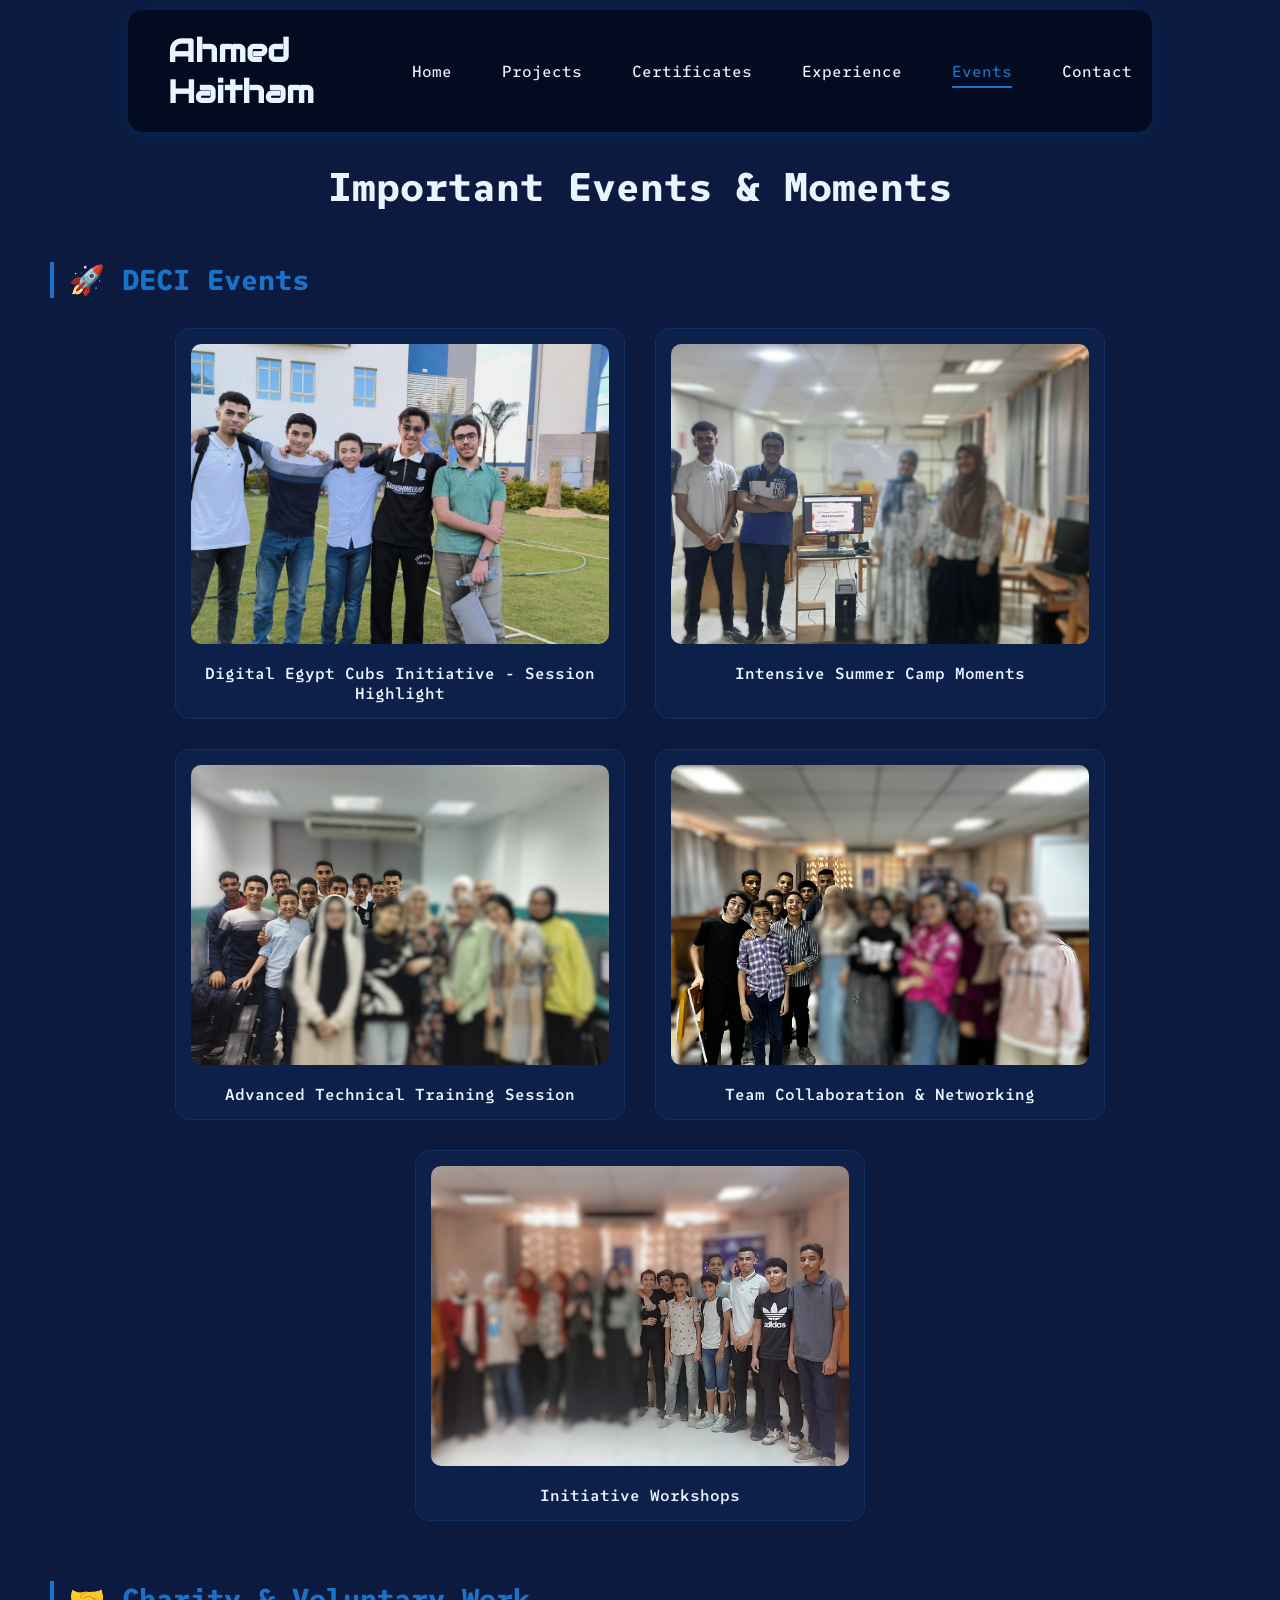
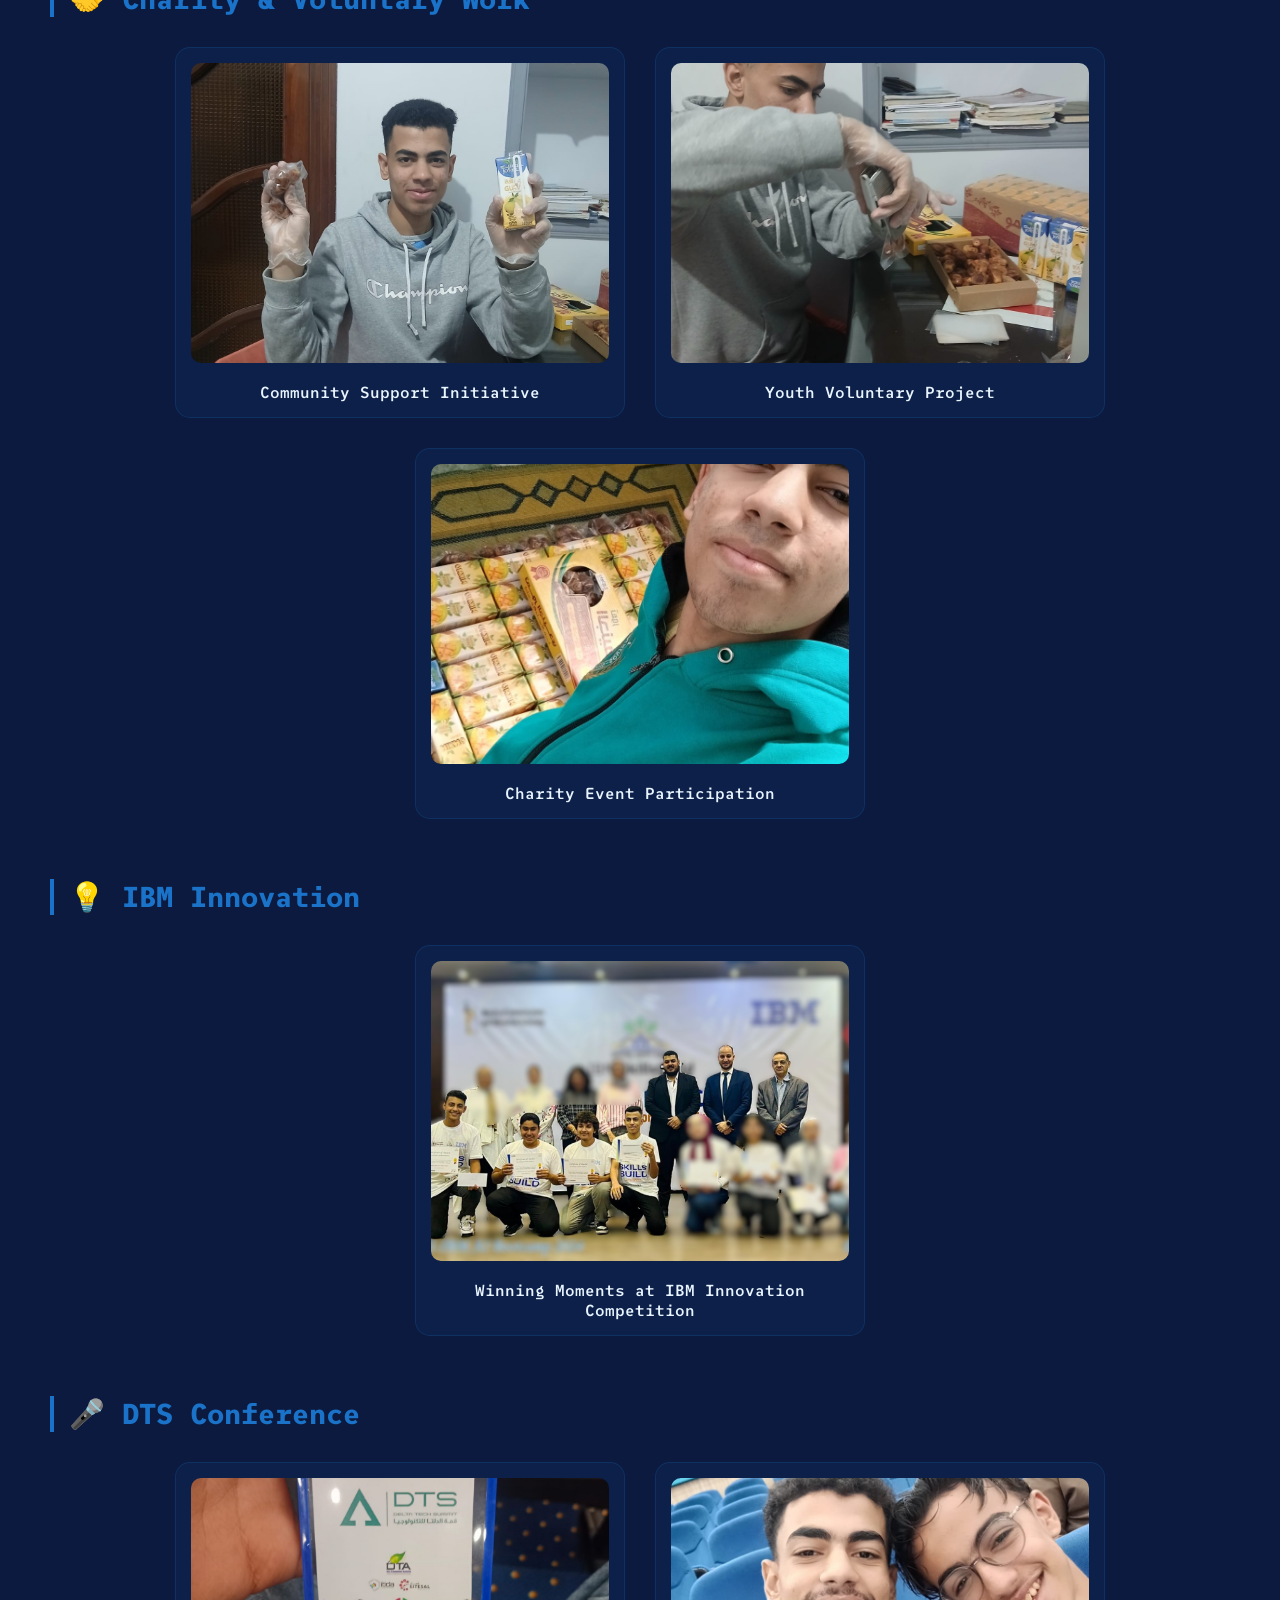
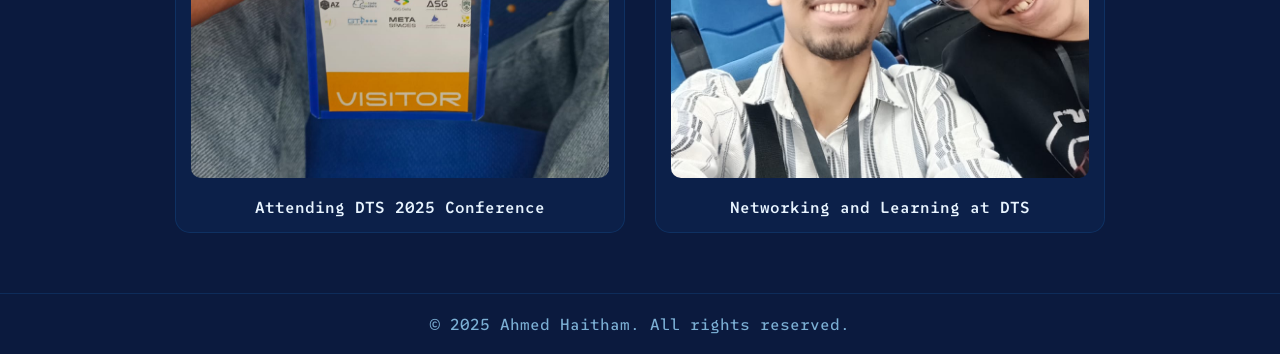
<file: events.html>
<!DOCTYPE html>
<html lang="en">
<head>
    <meta charset="UTF-8">
    <meta name="viewport" content="width=device-width, initial-scale=1.0">
    <title>Ahmed Haitham – Events</title>
    <link rel="stylesheet" href="style.css">
    <link rel="stylesheet" href="https://cdnjs.cloudflare.com/ajax/libs/font-awesome/6.0.0-beta3/css/all.min.css">
</head>
<body>
    <header>
        <h1>Ahmed Haitham</h1>
        <nav>
            <ul>
                <li><a href="index.html#home">Home</a></li>
                <li><a href="index.html#projects">Projects</a></li>
                <li><a href="index.html#certificates">Certificates</a></li>
                <li><a href="experience.html">Experience</a></li>
                <li><a href="events.html" class="nav-active">Events</a></li>
                <li><a href="index.html#contact">Contact</a></li>
            </ul>
        </nav>
    </header>

    <main>
        <section id="events">
            <h2 class="title-events">Important Events & Moments</h2>
            
            <div class="event-section">
                <h3 class="event-category-title">🚀 DECI Events</h3>
                <div class="events-gallery">
                    <div class="event-card">
                        <img src="img/DECI - 1.jpeg" alt="DECI Event 1">
                        <p>Digital Egypt Cubs Initiative - Session Highlight</p>
                    </div>
                    <div class="event-card">
                        <img src="img/DECI - Summber Camp - 2.jpeg" alt="DECI Summer Camp">
                        <p>Intensive Summer Camp Moments</p>
                    </div>
                    <div class="event-card">
                        <img src="img/DECI - 4.jpeg" alt="DECI Event 4">
                        <p>Advanced Technical Training Session</p>
                    </div>
                    <div class="event-card">
                        <img src="img/DECI 5.jpeg" alt="DECI Event 5">
                        <p>Team Collaboration & Networking</p>
                    </div>
                    <div class="event-card">
                        <img src="img/DECI - 6.jpeg" alt="DECI Event 6">
                        <p>Initiative Workshops</p>
                    </div>
                </div>
            </div>

            <div class="event-section">
                <h3 class="event-category-title">🤝 Charity & Voluntary Work</h3>
                <div class="events-gallery">
                    <div class="event-card">
                        <img src="img/voluntry work.jpeg" alt="Voluntry Work 1">
                        <p>Community Support Initiative</p>
                    </div>
                    <div class="event-card">
                        <img src="img/voluntry work 2.jpeg" alt="Voluntry Work 2">
                        <p>Youth Voluntary Project</p>
                    </div>
                    <div class="event-card">
                        <img src="img/voluntry work 3.jpeg" alt="Voluntry Work 3">
                        <p>Charity Event Participation</p>
                    </div>
                </div>
            </div>

            <div class="event-section">
                <h3 class="event-category-title">💡 IBM Innovation</h3>
                <div class="events-gallery">
                    <div class="event-card">
                        <img src="img/IBM innovation - 1.jpeg" alt="IBM Innovation Competition">
                        <p>Winning Moments at IBM Innovation Competition</p>
                    </div>
                </div>
            </div>

            <div class="event-section">
                <h3 class="event-category-title">🎤 DTS Conference</h3>
                <div class="events-gallery">
                    <div class="event-card">
                        <img src="img/DTS - 1.jpeg" alt="DTS 2025 - 1">
                        <p>Attending DTS 2025 Conference</p>
                    </div>
                    <div class="event-card">
                        <img src="img/DTS -2.jpeg" alt="DTS 2025 - 2">
                        <p>Networking and Learning at DTS</p>
                    </div>
                </div>
            </div>

        </section>
    </main>

    <footer>
        <p>&copy; 2025 Ahmed Haitham. All rights reserved.</p>
    </footer>
</body>
</html>
</file>
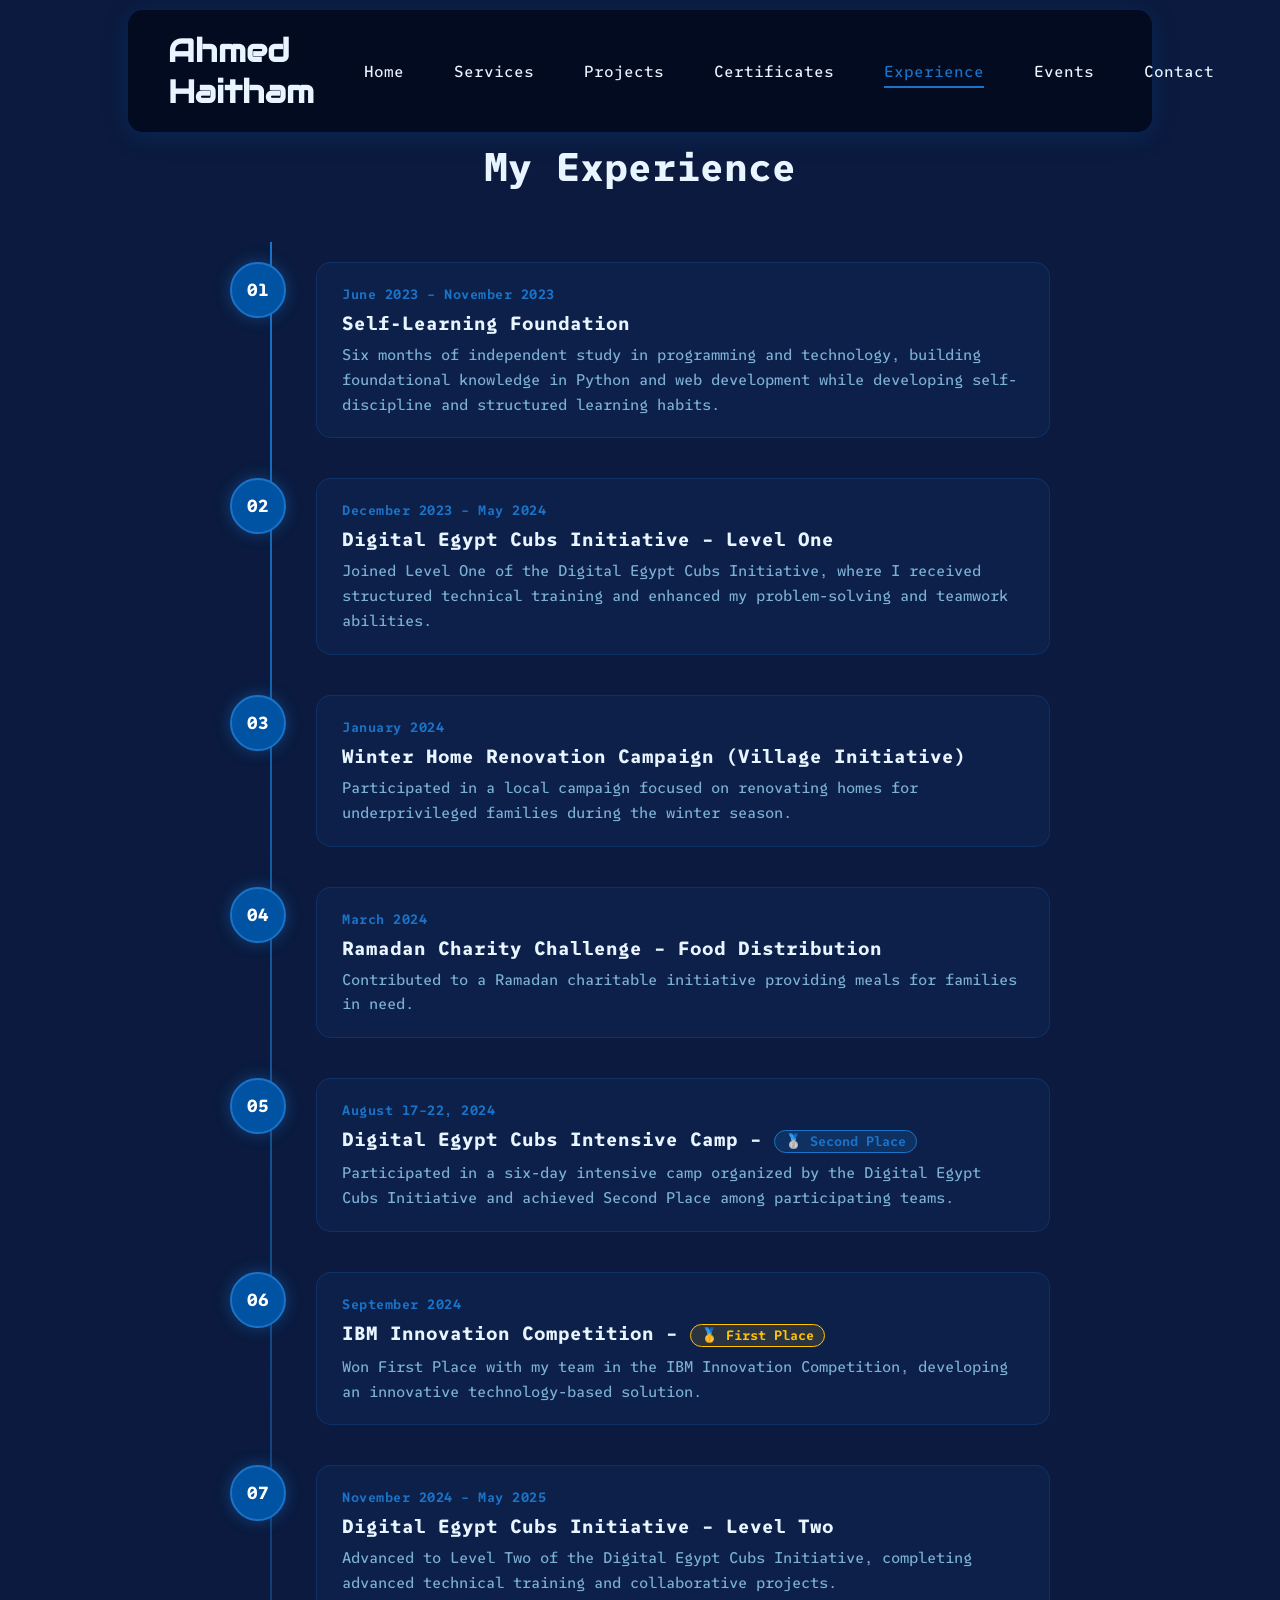
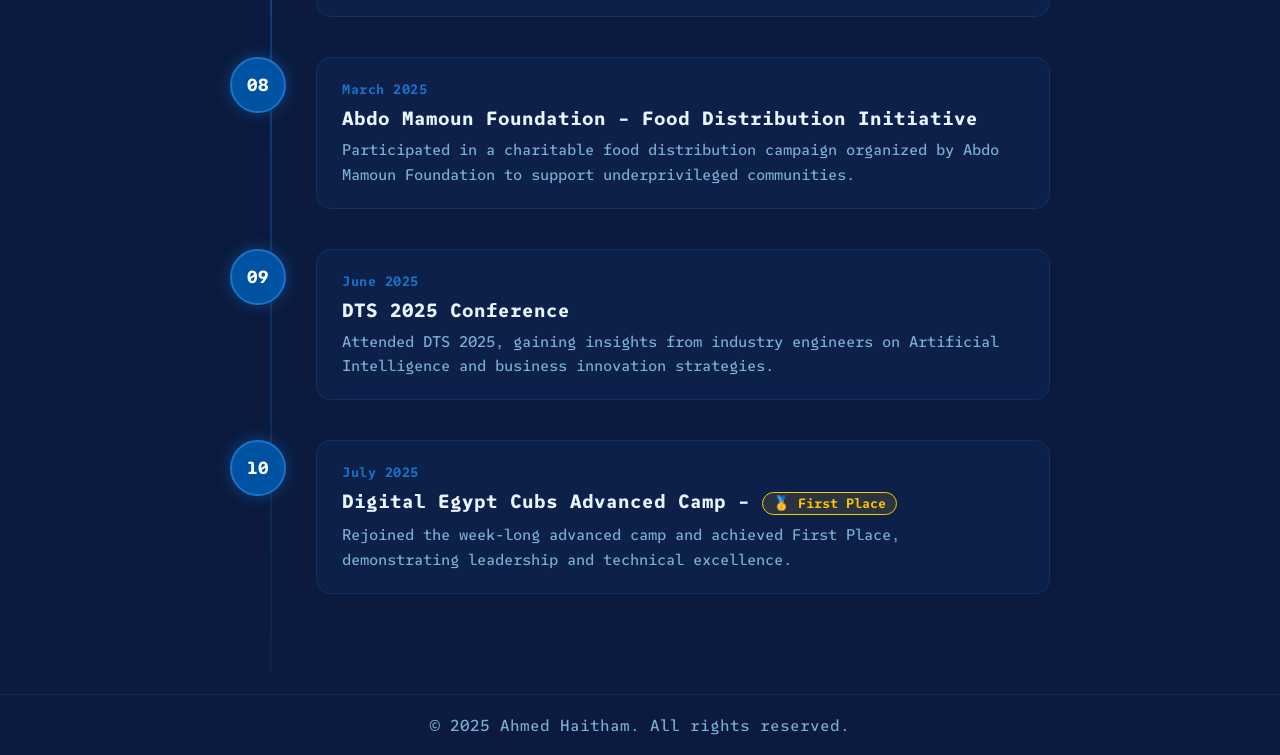
<file: experience.html>
<!DOCTYPE html>
<html lang="en">
<head>
    <meta charset="UTF-8">
    <meta name="viewport" content="width=device-width, initial-scale=1.0">
    <title>Ahmed Haitham – Experience</title>
    <link rel="stylesheet" href="style.css">
    <link rel="stylesheet" href="https://cdnjs.cloudflare.com/ajax/libs/font-awesome/6.0.0-beta3/css/all.min.css">
</head>
<body>
    <header>
        <h1>Ahmed Haitham</h1>
        <nav>
            <ul>
                <li><a href="index.html#home">Home</a></li>
                <li><a href="index.html#whatido">Services</a></li>
                <li><a href="index.html#projects">Projects</a></li>
                <li><a href="index.html#certificates">Certificates</a></li>
                <li><a href="experience.html" class="nav-active">Experience</a></li>
                <li><a href="events.html">Events</a></li>
                <li><a href="index.html#contact">Contact</a></li>
            </ul>
        </nav>
    </header>

    <main>
        <section id="experience">
            <h2 class="title-experience">My Experience</h2>
            <div class="timeline">

                <div class="timeline-item">
                    <div class="timeline-number">01</div>
                    <div class="timeline-content">
                        <span class="timeline-date">June 2023 – November 2023</span>
                        <h3>Self-Learning Foundation</h3>
                        <p>Six months of independent study in programming and technology, building foundational knowledge in Python and web development while developing self-discipline and structured learning habits.</p>
                    </div>
                </div>

                <div class="timeline-item">
                    <div class="timeline-number">02</div>
                    <div class="timeline-content">
                        <span class="timeline-date">December 2023 – May 2024</span>
                        <h3>Digital Egypt Cubs Initiative – Level One</h3>
                        <p>Joined Level One of the Digital Egypt Cubs Initiative, where I received structured technical training and enhanced my problem-solving and teamwork abilities.</p>
                    </div>
                </div>

                <div class="timeline-item">
                    <div class="timeline-number">03</div>
                    <div class="timeline-content">
                        <span class="timeline-date">January 2024</span>
                        <h3>Winter Home Renovation Campaign (Village Initiative)</h3>
                        <p>Participated in a local campaign focused on renovating homes for underprivileged families during the winter season.</p>
                    </div>
                </div>

                <div class="timeline-item">
                    <div class="timeline-number">04</div>
                    <div class="timeline-content">
                        <span class="timeline-date">March 2024</span>
                        <h3>Ramadan Charity Challenge – Food Distribution</h3>
                        <p>Contributed to a Ramadan charitable initiative providing meals for families in need.</p>
                    </div>
                </div>

                <div class="timeline-item">
                    <div class="timeline-number">05</div>
                    <div class="timeline-content">
                        <span class="timeline-date">August 17–22, 2024</span>
                        <h3>Digital Egypt Cubs Intensive Camp – <span class="badge">🥈 Second Place</span></h3>
                        <p>Participated in a six-day intensive camp organized by the Digital Egypt Cubs Initiative and achieved Second Place among participating teams.</p>
                    </div>
                </div>

                <div class="timeline-item">
                    <div class="timeline-number">06</div>
                    <div class="timeline-content">
                        <span class="timeline-date">September 2024</span>
                        <h3>IBM Innovation Competition – <span class="badge gold">🥇 First Place</span></h3>
                        <p>Won First Place with my team in the IBM Innovation Competition, developing an innovative technology-based solution.</p>
                    </div>
                </div>

                <div class="timeline-item">
                    <div class="timeline-number">07</div>
                    <div class="timeline-content">
                        <span class="timeline-date">November 2024 – May 2025</span>
                        <h3>Digital Egypt Cubs Initiative – Level Two</h3>
                        <p>Advanced to Level Two of the Digital Egypt Cubs Initiative, completing advanced technical training and collaborative projects.</p>
                    </div>
                </div>

                <div class="timeline-item">
                    <div class="timeline-number">08</div>
                    <div class="timeline-content">
                        <span class="timeline-date">March 2025</span>
                        <h3>Abdo Mamoun Foundation – Food Distribution Initiative</h3>
                        <p>Participated in a charitable food distribution campaign organized by Abdo Mamoun Foundation to support underprivileged communities.</p>
                    </div>
                </div>

                <div class="timeline-item">
                    <div class="timeline-number">09</div>
                    <div class="timeline-content">
                        <span class="timeline-date">June 2025</span>
                        <h3>DTS 2025 Conference</h3>
                        <p>Attended DTS 2025, gaining insights from industry engineers on Artificial Intelligence and business innovation strategies.</p>
                    </div>
                </div>

                <div class="timeline-item">
                    <div class="timeline-number">10</div>
                    <div class="timeline-content">
                        <span class="timeline-date">July 2025</span>
                        <h3>Digital Egypt Cubs Advanced Camp – <span class="badge gold">🥇 First Place</span></h3>
                        <p>Rejoined the week-long advanced camp and achieved First Place, demonstrating leadership and technical excellence.</p>
                    </div>
                </div>

            </div>
        </section>
    </main>

    <footer>
        <p>&copy; 2025 Ahmed Haitham. All rights reserved.</p>
    </footer>
</body>
</html>
</file>
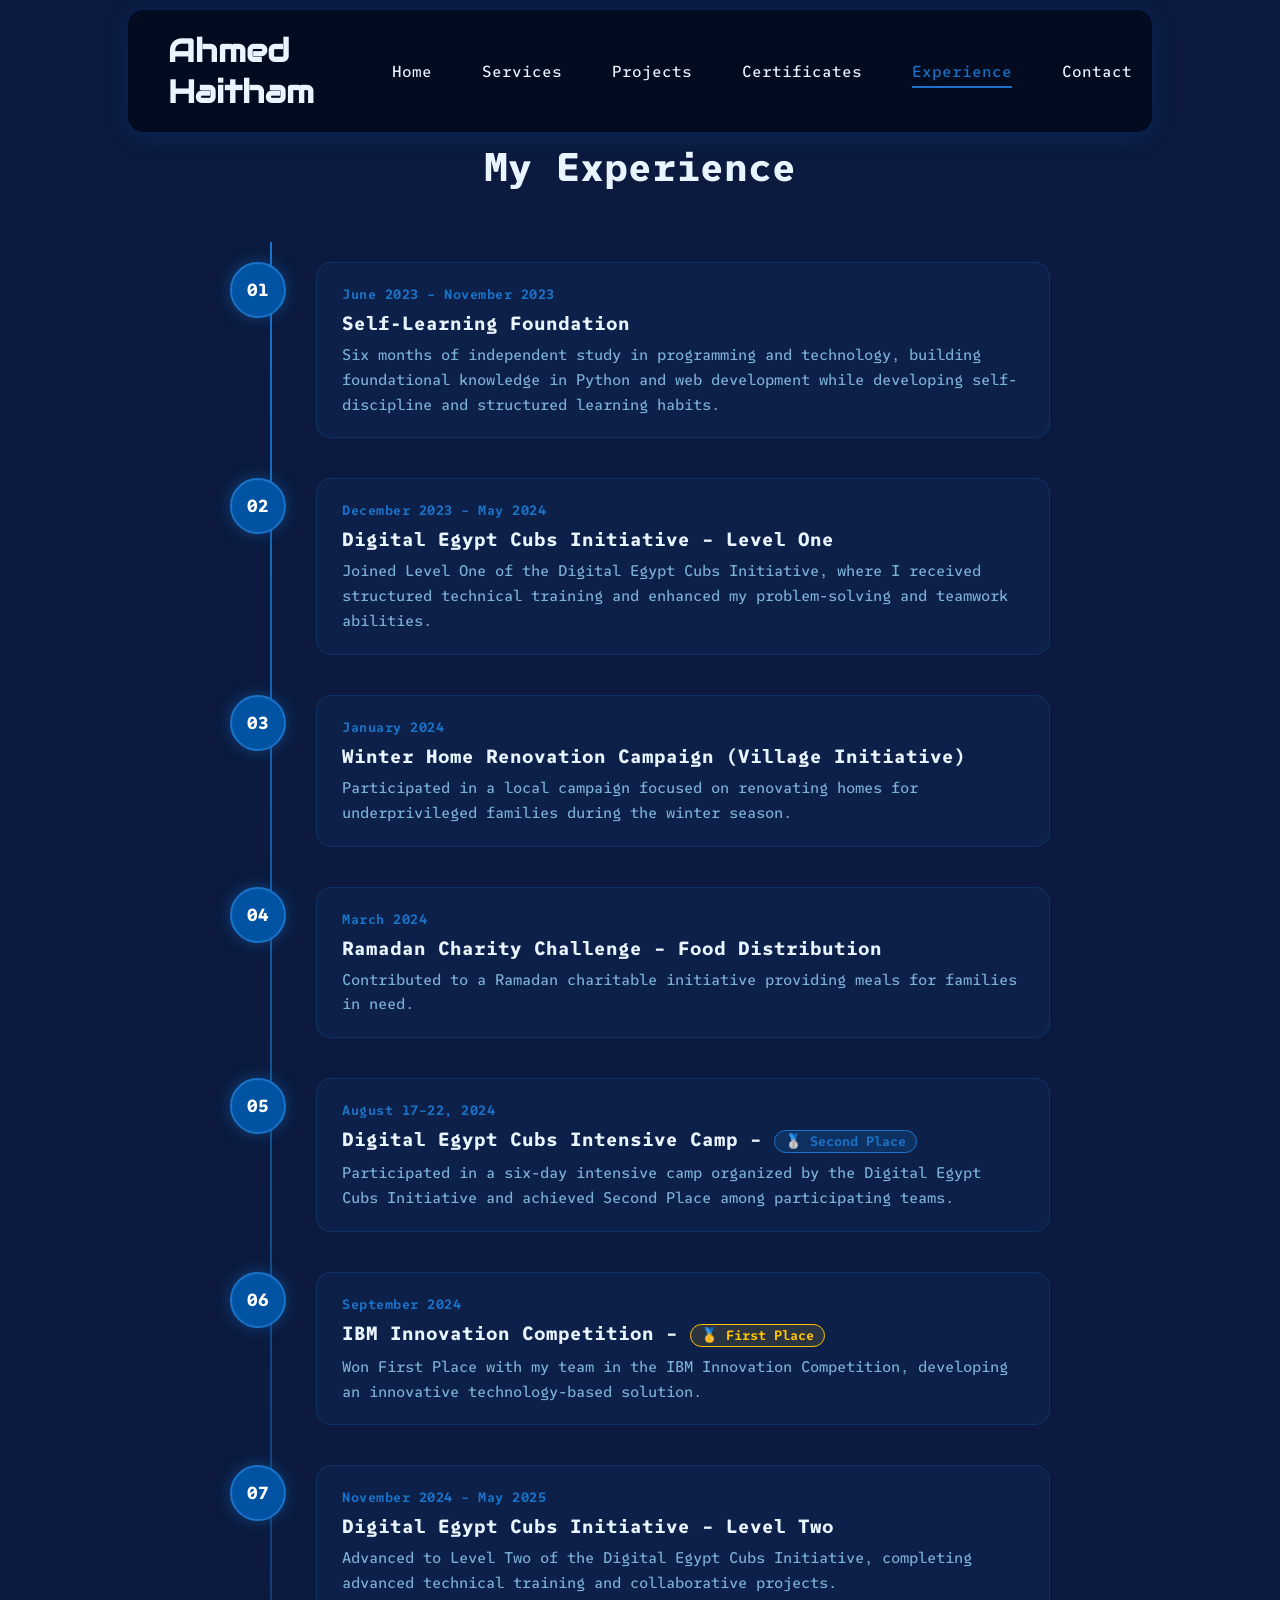
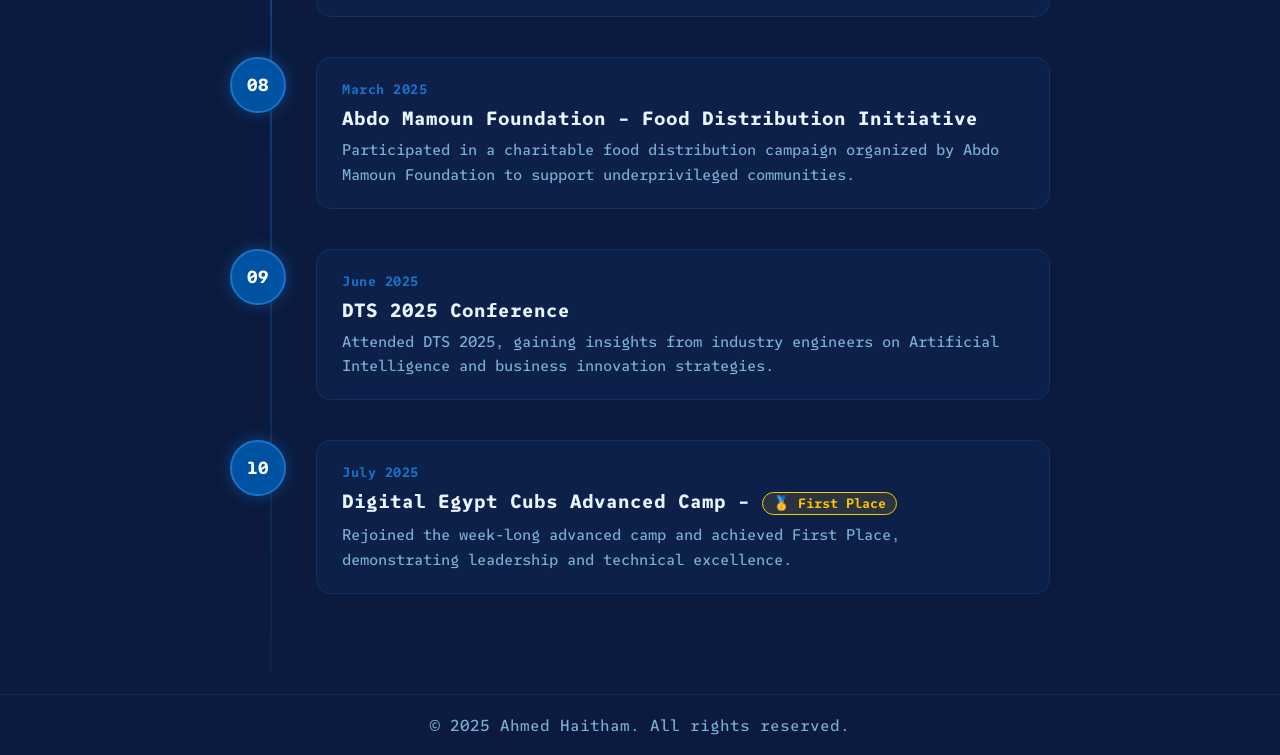
<file: Ahmed Haitham/experience.html>
<!DOCTYPE html>
<html lang="en">
<head>
    <meta charset="UTF-8">
    <meta name="viewport" content="width=device-width, initial-scale=1.0">
    <title>Ahmed Haitham – Experience</title>
    <link rel="stylesheet" href="style.css">
    <link rel="stylesheet" href="https://cdnjs.cloudflare.com/ajax/libs/font-awesome/6.0.0-beta3/css/all.min.css">
</head>
<body>
    <header>
        <h1>Ahmed Haitham</h1>
        <nav>
            <ul>
                <li><a href="index.html#home">Home</a></li>
                <li><a href="index.html#whatido">Services</a></li>
                <li><a href="index.html#projects">Projects</a></li>
                <li><a href="index.html#certificates">Certificates</a></li>
                <li><a href="experience.html" class="nav-active">Experience</a></li>
                <li><a href="index.html#contact">Contact</a></li>
            </ul>
        </nav>
    </header>

    <main>
        <section id="experience">
            <h2 class="title-experience">My Experience</h2>
            <div class="timeline">

                <div class="timeline-item">
                    <div class="timeline-number">01</div>
                    <div class="timeline-content">
                        <span class="timeline-date">June 2023 – November 2023</span>
                        <h3>Self-Learning Foundation</h3>
                        <p>Six months of independent study in programming and technology, building foundational knowledge in Python and web development while developing self-discipline and structured learning habits.</p>
                    </div>
                </div>

                <div class="timeline-item">
                    <div class="timeline-number">02</div>
                    <div class="timeline-content">
                        <span class="timeline-date">December 2023 – May 2024</span>
                        <h3>Digital Egypt Cubs Initiative – Level One</h3>
                        <p>Joined Level One of the Digital Egypt Cubs Initiative, where I received structured technical training and enhanced my problem-solving and teamwork abilities.</p>
                    </div>
                </div>

                <div class="timeline-item">
                    <div class="timeline-number">03</div>
                    <div class="timeline-content">
                        <span class="timeline-date">January 2024</span>
                        <h3>Winter Home Renovation Campaign (Village Initiative)</h3>
                        <p>Participated in a local campaign focused on renovating homes for underprivileged families during the winter season.</p>
                    </div>
                </div>

                <div class="timeline-item">
                    <div class="timeline-number">04</div>
                    <div class="timeline-content">
                        <span class="timeline-date">March 2024</span>
                        <h3>Ramadan Charity Challenge – Food Distribution</h3>
                        <p>Contributed to a Ramadan charitable initiative providing meals for families in need.</p>
                    </div>
                </div>

                <div class="timeline-item">
                    <div class="timeline-number">05</div>
                    <div class="timeline-content">
                        <span class="timeline-date">August 17–22, 2024</span>
                        <h3>Digital Egypt Cubs Intensive Camp – <span class="badge">🥈 Second Place</span></h3>
                        <p>Participated in a six-day intensive camp organized by the Digital Egypt Cubs Initiative and achieved Second Place among participating teams.</p>
                    </div>
                </div>

                <div class="timeline-item">
                    <div class="timeline-number">06</div>
                    <div class="timeline-content">
                        <span class="timeline-date">September 2024</span>
                        <h3>IBM Innovation Competition – <span class="badge gold">🥇 First Place</span></h3>
                        <p>Won First Place with my team in the IBM Innovation Competition, developing an innovative technology-based solution.</p>
                    </div>
                </div>

                <div class="timeline-item">
                    <div class="timeline-number">07</div>
                    <div class="timeline-content">
                        <span class="timeline-date">November 2024 – May 2025</span>
                        <h3>Digital Egypt Cubs Initiative – Level Two</h3>
                        <p>Advanced to Level Two of the Digital Egypt Cubs Initiative, completing advanced technical training and collaborative projects.</p>
                    </div>
                </div>

                <div class="timeline-item">
                    <div class="timeline-number">08</div>
                    <div class="timeline-content">
                        <span class="timeline-date">March 2025</span>
                        <h3>Abdo Mamoun Foundation – Food Distribution Initiative</h3>
                        <p>Participated in a charitable food distribution campaign organized by Abdo Mamoun Foundation to support underprivileged communities.</p>
                    </div>
                </div>

                <div class="timeline-item">
                    <div class="timeline-number">09</div>
                    <div class="timeline-content">
                        <span class="timeline-date">June 2025</span>
                        <h3>DTS 2025 Conference</h3>
                        <p>Attended DTS 2025, gaining insights from industry engineers on Artificial Intelligence and business innovation strategies.</p>
                    </div>
                </div>

                <div class="timeline-item">
                    <div class="timeline-number">10</div>
                    <div class="timeline-content">
                        <span class="timeline-date">July 2025</span>
                        <h3>Digital Egypt Cubs Advanced Camp – <span class="badge gold">🥇 First Place</span></h3>
                        <p>Rejoined the week-long advanced camp and achieved First Place, demonstrating leadership and technical excellence.</p>
                    </div>
                </div>

            </div>
        </section>
    </main>

    <footer>
        <p>&copy; 2025 Ahmed Haitham. All rights reserved.</p>
    </footer>
</body>
</html>
</file>
<file: style.css>
/* main font */
@import url("https://fonts.googleapis.com/css2?family=SUSE+Mono:ital,wght@0,100..800;1,100..800&display=swap");
/* secondary font */
@import url("https://fonts.googleapis.com/css2?family=Audiowide&family=SUSE+Mono:ital,wght@0,100..800;1,100..800&display=swap");

* {
  margin: 0;
  padding: 0;
  box-sizing: border-box;
}

body {
  font-family: "SUSE Mono", sans-serif;
  font-optical-sizing: auto;
  font-weight: 500;
  font-style: normal;
  overflow-x: hidden;
  /* NASA-inspired deep space background */
  background-color: #0b1a3e;
}
html {
  scroll-behavior: smooth;
}
:root {
  /* NASA deep blue / navy palette */
  --secondary-color: rgba(0, 82, 163, 0.18);
  --title-color: #e8f4ff;
  --text-color: #7bafd4;
  --accent-color: #0052a3;
  --accent-bright: #1a73c8;
  --card-bg: rgba(11, 26, 62, 0.85);
  --nav-bg: rgba(2, 10, 30, 0.92);
}
h2,
h3,
h1 {
  color: var(--title-color);
}
p {
  color: var(--text-color);
}
a {
  text-decoration: none;
}
br {
  color: var(--text-color);
}
header {
  display: flex;
  justify-content: space-between;
  align-items: center;
  padding: 20px 20px;
  border-radius: 15px;
  width: 80%;
  margin: 10px auto;
  background-color: var(--nav-bg);
  box-shadow: 0 4px 24px rgba(0, 82, 163, 0.25);
}
header nav ul {
  display: flex;
  justify-content: center;
  align-items: center;
  list-style: none;
}
header nav ul li a {
  margin-left: 50px;
  color: var(--title-color);
  transition: all 0.3s ease-in-out;
}
header nav ul li a:hover {
  border-bottom: 2px solid var(--accent-bright);
  padding-bottom: 5px;
  color: var(--accent-bright);
}
.nav-active {
  border-bottom: 2px solid var(--accent-bright);
  padding-bottom: 5px;
  color: var(--accent-bright) !important;
}
header h1 {
  font-family: "Audiowide", sans-serif;
  font-size: 2rem;
  font-weight: bold;
  color: var(--title-color);
  margin-left: 20px;
}
#home {
  display: flex;
  flex-direction: row;
  justify-content: center;
  align-items: center;
  min-height: auto;
  gap: 50px;
  padding: 100px 50px;
}
#home .home-left {
  display: flex;
  flex-direction: column;
  gap: 20px;
  margin-right: 20px;
}
.home-left h2 {
  font-size: 4rem;
  font-weight: 900;
  color: var(--title-color);
  padding-bottom: 5px;
}
.home-left h2 u {
  color: var(--title-color);
  text-decoration: none;
  font-weight: 900;
  font-size: 4rem;
  text-decoration: underline var(--accent-bright);
  text-underline-offset: 5px;
  text-decoration-thickness: 2px;
}
.home-left p {
  max-width: 600px;
  font-size: 1.2rem;
  margin-bottom: 20px;
}
/* Button styles - NASA blue theme */
button {
  padding: 15px 25px;
  border: unset;
  border-radius: 15px;
  color: #e8f4ff;
  z-index: 1;
  background: var(--accent-color);
  position: relative;
  font-weight: 1000;
  font-size: 17px;
  -webkit-box-shadow: 4px 8px 19px -3px rgba(0, 82, 163, 0.4);
  box-shadow: 4px 8px 19px -3px rgba(0, 82, 163, 0.4);
  transition: all 250ms;
  overflow: hidden;
  cursor: pointer;
  margin-top: 20px;
}

button a {
  color: #e8f4ff;
}
button::before {
  content: "";
  position: absolute;
  top: 0;
  left: 0;
  height: 100%;
  width: 0;
  border-radius: 15px;
  background-color: #1a73c8;
  z-index: -1;
  -webkit-box-shadow: 4px 8px 19px -3px rgba(0, 82, 163, 0.4);
  box-shadow: 4px 8px 19px -3px rgba(0, 82, 163, 0.4);
  transition: all 250ms;
}

button:hover {
  color: #ffffff;
}

button:hover::before {
  width: 100%;
}
#home div img {
  float: left;
}
#home img {
  width: 400px;
  height: 400px;
  border-radius: 50%;
  object-fit: cover;
  box-shadow: 0 10px 30px rgba(0, 82, 163, 0.4);
  border: 3px solid var(--accent-bright);
}
.title-services,
.title-skills,
.title-projects,
.title-certificates {
  font-size: 2.5rem;
  font-weight: 900;
  text-align: center;
  margin: 10px;
}
.skills-category-title {
  font-size: 1.5rem;
  font-weight: 700;
  text-align: center;
  color: var(--accent-bright);
  margin: 30px 0 0 0;
  letter-spacing: 1px;
}
.services,
.skills {
  display: flex;
  flex-direction: row;
  justify-content: center;
  align-items: center;
  gap: 50px;
  padding: 70px;
}

.services .service {
  margin: 20px;
  padding: 20px;
  box-shadow: 0 10px 30px var(--secondary-color);
  border-radius: 15px;
  background-color: rgba(26, 115, 200, 0.08);
  border: 1px solid rgba(26, 115, 200, 0.2);
  transition: all 0.3s ease-in-out;
}
.services .service:hover {
  transform: translateY(-5px);
  border-color: var(--accent-bright);
  box-shadow: 0 15px 40px rgba(0, 82, 163, 0.35);
}
.services .service img {
  width: 150px;
  display: block;
  margin: 10px auto;
}
.services .service h2 {
  text-align: center;
  margin: 10px;
}
.services .service p {
  text-align: center;
  margin: 10px;
}
.services .service button {
  display: block;
  margin: 15px auto;
  justify-content: center;
}

.skills {
  display: flex;
  flex-direction: row;
  justify-content: center;
  align-items: stretch;
  gap: 24px;
  flex-wrap: wrap;
  padding: 30px 70px 60px;
}
.skills .skill {
  min-width: 280px;
  max-width: 340px;
  flex: 1;
  padding: 24px 20px;
  border-radius: 15px;
  background-color: rgba(26, 115, 200, 0.08);
  border: 1px solid rgba(26, 115, 200, 0.2);
  transition: all 0.3s ease-in-out;
}
.skills .skill:hover {
  border-color: var(--accent-bright);
  box-shadow: 0 8px 24px rgba(0, 82, 163, 0.3);
  transform: translateY(-4px);
}
.skilltitle {
  display: flex;
  align-items: center;
  gap: 14px;
  margin-bottom: 10px;
}
.skilltitle img {
  width: 48px;
  height: 48px;
  object-fit: contain;
  flex-shrink: 0;
}
.skilltitle h3 {
  font-size: 1.1rem;
  font-weight: 800;
  color: var(--title-color);
  line-height: 1.3;
}
.skills .skill p {
  font-size: 0.9rem;
  color: var(--text-color);
  padding-left: 4px;
}
.projectcontainer {
  padding: 70px;
  display: flex;
  flex-direction: row;
  justify-content: center;
  align-items: center;
  gap: 50px;
  flex-wrap: wrap;
}

.projectcontainer .project {
  height: 450px;
  width: 400px;
  padding: 20px;
  margin: 20px;
  border-radius: 15px;
  box-shadow: 0 10px 30px var(--secondary-color);
  transition: all 0.3s ease-in-out;
  background-color: rgba(26, 115, 200, 0.08);
  border: 1px solid rgba(26, 115, 200, 0.2);
}
.projectcontainer .project:hover {
  transform: translateY(-5px);
  border-color: var(--accent-bright);
  box-shadow: 0 15px 40px rgba(0, 82, 163, 0.35);
}
.project img {
  width: 100%;
  height: 250px;
  object-fit: cover;
  margin-bottom: 10px;
  border-radius: 15px;
}
.project h2 {
  font-weight: 900;
  font-size: 2rem;
  margin: 0 10px 10px 10px;
  text-align: center;
}
.project p {
  text-align: center;
  margin: 10px;
}
.project button {
  display: block;
  margin: 15px auto;
  justify-content: center;
}

/* ===== Experience Timeline Section ===== */
.title-experience {
  font-size: 2.5rem;
  font-weight: 900;
  text-align: center;
  margin: 10px 10px 50px 10px;
}

.timeline {
  position: relative;
  max-width: 900px;
  margin: 0 auto;
  padding: 20px 40px 40px 40px;
}

/* Vertical line */
.timeline::before {
  content: "";
  position: absolute;
  left: 80px;
  top: 0;
  bottom: 0;
  width: 2px;
  background: linear-gradient(
    to bottom,
    var(--accent-bright),
    rgba(26, 115, 200, 0.1)
  );
}

.timeline-item {
  display: flex;
  align-items: flex-start;
  gap: 30px;
  margin-bottom: 40px;
  position: relative;
}

/* Number circle */
.timeline-number {
  min-width: 56px;
  height: 56px;
  border-radius: 50%;
  background: var(--accent-color);
  border: 2px solid var(--accent-bright);
  color: #fff;
  font-size: 1.1rem;
  font-weight: 900;
  display: flex;
  align-items: center;
  justify-content: center;
  position: relative;
  z-index: 1;
  box-shadow: 0 0 16px rgba(26, 115, 200, 0.45);
  flex-shrink: 0;
}

/* Card */
.timeline-content {
  background-color: rgba(26, 115, 200, 0.08);
  border: 1px solid rgba(26, 115, 200, 0.22);
  border-radius: 15px;
  padding: 20px 25px;
  flex: 1;
  transition: all 0.3s ease-in-out;
}

.timeline-content:hover {
  border-color: var(--accent-bright);
  box-shadow: 0 8px 28px rgba(0, 82, 163, 0.3);
  transform: translateX(5px);
}

.timeline-date {
  display: inline-block;
  font-size: 0.85rem;
  color: var(--accent-bright);
  font-weight: 700;
  margin-bottom: 8px;
  letter-spacing: 0.5px;
}

.timeline-content h3 {
  font-size: 1.2rem;
  font-weight: 800;
  color: var(--title-color);
  margin-bottom: 8px;
}

.timeline-content p {
  font-size: 0.97rem;
  color: var(--text-color);
  line-height: 1.6;
}

/* Award badges */
.badge {
  display: inline-block;
  font-size: 0.85rem;
  background: rgba(26, 115, 200, 0.2);
  border: 1px solid var(--accent-bright);
  color: var(--accent-bright);
  border-radius: 20px;
  padding: 2px 10px;
  font-weight: 700;
}

.badge.gold {
  background: rgba(255, 195, 0, 0.12);
  border-color: #ffc300;
  color: #ffc300;
}

/* ===== Certificates Section ===== */
.certificatescontainer {
  padding: 70px;
  display: flex;
  flex-direction: row;
  justify-content: center;
  align-items: center;
  gap: 50px;
  flex-wrap: wrap;
}

.certificatescontainer .certificate {
  height: auto;
  width: 380px;
  padding: 20px;
  margin: 20px;
  border-radius: 15px;
  box-shadow: 0 10px 30px var(--secondary-color);
  transition: all 0.3s ease-in-out;
  background-color: rgba(26, 115, 200, 0.08);
  border: 1px solid rgba(26, 115, 200, 0.2);
  text-align: center;
}

.certificatescontainer .certificate:hover {
  transform: translateY(-5px);
  border-color: var(--accent-bright);
  box-shadow: 0 15px 40px rgba(0, 82, 163, 0.35);
}

.certificate .certificateimg img {
  width: 100%;
  height: 220px;
  object-fit: cover;
  border-radius: 10px;
  margin-bottom: 15px;
  border: 2px solid rgba(26, 115, 200, 0.3);
}

.certificate h2 {
  font-weight: 900;
  font-size: 1.5rem;
  margin: 10px;
  text-align: center;
}

.certificate p {
  text-align: center;
  margin: 8px 10px;
  font-size: 0.95rem;
}

.certificate button {
  display: block;
  margin: 15px auto;
  justify-content: center;
}

#contact {
  padding: 80px 20px;
  display: flex;
  flex-direction: column;
  align-items: center;
  gap: 40px;
  text-align: center;
}

.contact-title {
  font-size: 3rem;
  font-weight: 900;
  color: var(--title-color);
  letter-spacing: 2px;
}

.contact-cards {
  display: flex;
  flex-wrap: wrap;
  justify-content: center;
  gap: 30px;
  width: 100%;
  max-width: 1200px;
}

.contact-card {
  background: rgba(26, 115, 200, 0.08);
  border: 1px solid rgba(26, 115, 200, 0.2);
  border-radius: 20px;
  padding: 40px 30px;
  width: 320px;
  display: flex;
  flex-direction: column;
  align-items: center;
  gap: 15px;
  transition: all 0.3s ease;
  box-shadow: 0 10px 30px rgba(0, 0, 0, 0.2);
}

.contact-card:hover {
  transform: translateY(-10px);
  border-color: var(--accent-bright);
  box-shadow: 0 15px 40px rgba(0, 82, 163, 0.4);
  background: rgba(26, 115, 200, 0.12);
}

.contact-card i {
  font-size: 2.5rem;
  color: var(--accent-bright);
  margin-bottom: 5px;
}

.contact-card h3 {
  font-size: 1.4rem;
  font-weight: 800;
  color: var(--title-color);
}

.contact-card a,
.contact-card p {
  color: var(--text-color);
  font-size: 1rem;
  word-break: break-all;
  transition: color 0.3s;
}

.contact-card a:hover {
  color: var(--title-color);
  text-decoration: underline;
}
footer {
  padding: 20px;
  text-align: center;
  color: var(--title-color);
  border-top: 1px solid rgba(26, 115, 200, 0.2);
  margin-top: 20px;
}
footer p {
  margin: auto;
  color: var(--text-color);
}

/* ===== Events Gallery Page ===== */
.title-events {
  font-size: 2.5rem;
  font-weight: 900;
  text-align: center;
  margin: 30px 10px 50px 10px;
}

.event-section {
  margin-bottom: 60px;
  padding: 0 50px;
}

.event-category-title {
  font-size: 1.8rem;
  font-weight: 800;
  color: var(--accent-bright);
  margin-bottom: 30px;
  border-left: 4px solid var(--accent-bright);
  padding-left: 15px;
}

.events-gallery {
  display: flex;
  flex-wrap: wrap;
  justify-content: center;
  gap: 30px;
}

.event-card {
  background: rgba(26, 115, 200, 0.08);
  border: 1px solid rgba(26, 115, 200, 0.2);
  border-radius: 15px;
  padding: 15px;
  width: 450px;
  transition: all 0.3s ease;
}

.event-card:hover {
  transform: scale(1.02);
  border-color: var(--accent-bright);
  box-shadow: 0 10px 30px rgba(0, 82, 163, 0.3);
}

.event-card img {
  width: 100%;
  height: 300px;
  object-fit: cover;
  border-radius: 10px;
  margin-bottom: 15px;
}

.event-card p {
  text-align: center;
  font-size: 1rem;
  font-weight: 600;
  color: var(--title-color);
}

@media (max-width: 1024px) {
  header {
    width: 95%;
  }
  .home-left h2,
  .home-left h2 u {
    font-size: 3rem;
  }
}

@media (max-width: 768px) {
  header {
    flex-direction: column;
    padding: 15px;
    width: 95%;
    gap: 15px;
  }
  header nav ul {
    flex-wrap: wrap;
    justify-content: center;
    gap: 10px;
  }
  header nav ul li a {
    margin-left: 15px;
    margin-right: 15px;
    font-size: 0.9rem;
  }
  header h1 {
    font-size: 1.5rem;
    margin-left: 0;
  }

  #home {
    flex-direction: column-reverse;
    padding: 60px 20px;
    text-align: center;
  }
  #home img {
    width: 280px;
    height: 280px;
  }
  .home-left h2,
  .home-left h2 u {
    font-size: 2.2rem;
  }
  .home-left p {
    font-size: 1rem;
  }

  .title-services,
  .title-skills,
  .title-projects,
  .title-certificates,
  .title-events,
  .title-experience {
    font-size: 1.8rem;
  }

  .services,
  .skills,
  .projectcontainer,
  .certificatescontainer {
    padding: 30px 20px;
    gap: 20px;
  }

  .projectcontainer .project,
  .certificatescontainer .certificate {
    width: 100%;
    margin: 0;
  }

  .timeline::before {
    left: 30px;
  }
  .timeline-item {
    gap: 15px;
  }
  .timeline-number {
    min-width: 40px;
    height: 40px;
    font-size: 0.9rem;
  }
  .timeline {
    padding: 20px 10px;
  }

  .event-card {
    width: 100%;
  }
  .event-section {
    padding: 0 15px;
  }
  .event-card img {
    height: 220px;
  }

  .contact-card {
    width: 100%;
  }
}

@media (max-width: 480px) {
  header nav ul li a {
    margin-left: 8px;
    margin-right: 8px;
    font-size: 0.8rem;
  }
  .home-left h2,
  .home-left h2 u {
    font-size: 1.8rem;
  }
  #home img {
    width: 220px;
    height: 220px;
  }
}
</file>
<file: Ahmed Haitham/style.css>
/* main font */
@import url("https://fonts.googleapis.com/css2?family=SUSE+Mono:ital,wght@0,100..800;1,100..800&display=swap");
/* secondary font */
@import url("https://fonts.googleapis.com/css2?family=Audiowide&family=SUSE+Mono:ital,wght@0,100..800;1,100..800&display=swap");

* {
  margin: 0;
  padding: 0;
  box-sizing: border-box;
}

body {
  font-family: "SUSE Mono", sans-serif;
  font-optical-sizing: auto;
  font-weight: 500;
  font-style: normal;
  overflow-x: hidden;
  /* NASA-inspired deep space background */
  background-color: #0b1a3e;
}
html {
  scroll-behavior: smooth;
}
:root {
  /* NASA deep blue / navy palette */
  --secondary-color: rgba(0, 82, 163, 0.18);
  --title-color: #e8f4ff;
  --text-color: #7bafd4;
  --accent-color: #0052a3;
  --accent-bright: #1a73c8;
  --card-bg: rgba(11, 26, 62, 0.85);
  --nav-bg: rgba(2, 10, 30, 0.92);
}
h2,
h3,
h1 {
  color: var(--title-color);
}
p {
  color: var(--text-color);
}
a {
  text-decoration: none;
}
br {
  color: var(--text-color);
}
header {
  display: flex;
  justify-content: space-between;
  align-items: center;
  padding: 20px 20px;
  border-radius: 15px;
  width: 80%;
  margin: 10px auto;
  background-color: var(--nav-bg);
  box-shadow: 0 4px 24px rgba(0, 82, 163, 0.25);
}
header nav ul {
  display: flex;
  justify-content: center;
  align-items: center;
  list-style: none;
}
header nav ul li a {
  margin-left: 50px;
  color: var(--title-color);
  transition: all 0.3s ease-in-out;
}
header nav ul li a:hover {
  border-bottom: 2px solid var(--accent-bright);
  padding-bottom: 5px;
  color: var(--accent-bright);
}
.nav-active {
  border-bottom: 2px solid var(--accent-bright);
  padding-bottom: 5px;
  color: var(--accent-bright) !important;
}
header h1 {
  font-family: "Audiowide", sans-serif;
  font-size: 2rem;
  font-weight: bold;
  color: var(--title-color);
  margin-left: 20px;
}
#home {
  display: flex;
  flex-direction: row;
  justify-content: center;
  align-items: center;
  min-height: auto;
  gap: 50px;
  padding: 100px 50px;
}
#home .home-left {
  display: flex;
  flex-direction: column;
  gap: 20px;
  margin-right: 20px;
}
.home-left h2 {
  font-size: 4rem;
  font-weight: 900;
  color: var(--title-color);
  padding-bottom: 5px;
}
.home-left h2 u {
  color: var(--title-color);
  text-decoration: none;
  font-weight: 900;
  font-size: 4rem;
  text-decoration: underline var(--accent-bright);
  text-underline-offset: 5px;
  text-decoration-thickness: 2px;
}
.home-left p {
  max-width: 600px;
  font-size: 1.2rem;
  margin-bottom: 20px;
}
/* Button styles - NASA blue theme */
button {
  padding: 15px 25px;
  border: unset;
  border-radius: 15px;
  color: #e8f4ff;
  z-index: 1;
  background: var(--accent-color);
  position: relative;
  font-weight: 1000;
  font-size: 17px;
  -webkit-box-shadow: 4px 8px 19px -3px rgba(0, 82, 163, 0.4);
  box-shadow: 4px 8px 19px -3px rgba(0, 82, 163, 0.4);
  transition: all 250ms;
  overflow: hidden;
  cursor: pointer;
  margin-top: 20px;
}

button a {
  color: #e8f4ff;
}
button::before {
  content: "";
  position: absolute;
  top: 0;
  left: 0;
  height: 100%;
  width: 0;
  border-radius: 15px;
  background-color: #1a73c8;
  z-index: -1;
  -webkit-box-shadow: 4px 8px 19px -3px rgba(0, 82, 163, 0.4);
  box-shadow: 4px 8px 19px -3px rgba(0, 82, 163, 0.4);
  transition: all 250ms;
}

button:hover {
  color: #ffffff;
}

button:hover::before {
  width: 100%;
}
#home div img {
  float: left;
}
#home img {
  width: 400px;
  height: 400px;
  border-radius: 50%;
  object-fit: cover;
  box-shadow: 0 10px 30px rgba(0, 82, 163, 0.4);
  border: 3px solid var(--accent-bright);
}
.title-services,
.title-skills,
.title-projects,
.title-certificates {
  font-size: 2.5rem;
  font-weight: 900;
  text-align: center;
  margin: 10px;
}
.skills-category-title {
  font-size: 1.5rem;
  font-weight: 700;
  text-align: center;
  color: var(--accent-bright);
  margin: 30px 0 0 0;
  letter-spacing: 1px;
}
.services,
.skills {
  display: flex;
  flex-direction: row;
  justify-content: center;
  align-items: center;
  gap: 50px;
  padding: 70px;
}

.services .service {
  margin: 20px;
  padding: 20px;
  box-shadow: 0 10px 30px var(--secondary-color);
  border-radius: 15px;
  background-color: rgba(26, 115, 200, 0.08);
  border: 1px solid rgba(26, 115, 200, 0.2);
  transition: all 0.3s ease-in-out;
}
.services .service:hover {
  transform: translateY(-5px);
  border-color: var(--accent-bright);
  box-shadow: 0 15px 40px rgba(0, 82, 163, 0.35);
}
.services .service img {
  width: 150px;
  display: block;
  margin: 10px auto;
}
.services .service h2 {
  text-align: center;
  margin: 10px;
}
.services .service p {
  text-align: center;
  margin: 10px;
}
.services .service button {
  display: block;
  margin: 15px auto;
  justify-content: center;
}

.skills {
  display: flex;
  flex-direction: row;
  justify-content: center;
  align-items: stretch;
  gap: 24px;
  flex-wrap: wrap;
  padding: 30px 70px 60px;
}
.skills .skill {
  min-width: 280px;
  max-width: 340px;
  flex: 1;
  padding: 24px 20px;
  border-radius: 15px;
  background-color: rgba(26, 115, 200, 0.08);
  border: 1px solid rgba(26, 115, 200, 0.2);
  transition: all 0.3s ease-in-out;
}
.skills .skill:hover {
  border-color: var(--accent-bright);
  box-shadow: 0 8px 24px rgba(0, 82, 163, 0.3);
  transform: translateY(-4px);
}
.skilltitle {
  display: flex;
  align-items: center;
  gap: 14px;
  margin-bottom: 10px;
}
.skilltitle img {
  width: 48px;
  height: 48px;
  object-fit: contain;
  flex-shrink: 0;
}
.skilltitle h3 {
  font-size: 1.1rem;
  font-weight: 800;
  color: var(--title-color);
  line-height: 1.3;
}
.skills .skill p {
  font-size: 0.9rem;
  color: var(--text-color);
  padding-left: 4px;
}
.projectcontainer {
  padding: 70px;
  display: flex;
  flex-direction: row;
  justify-content: center;
  align-items: center;
  gap: 50px;
  flex-wrap: wrap;
}

.projectcontainer .project {
  height: 450px;
  width: 400px;
  padding: 20px;
  margin: 20px;
  border-radius: 15px;
  box-shadow: 0 10px 30px var(--secondary-color);
  transition: all 0.3s ease-in-out;
  background-color: rgba(26, 115, 200, 0.08);
  border: 1px solid rgba(26, 115, 200, 0.2);
}
.projectcontainer .project:hover {
  transform: translateY(-5px);
  border-color: var(--accent-bright);
  box-shadow: 0 15px 40px rgba(0, 82, 163, 0.35);
}
.project img {
  width: 100%;
  height: 250px;
  object-fit: cover;
  margin-bottom: 10px;
  border-radius: 15px;
}
.project h2 {
  font-weight: 900;
  font-size: 2rem;
  margin: 0 10px 10px 10px;
  text-align: center;
}
.project p {
  text-align: center;
  margin: 10px;
}
.project button {
  display: block;
  margin: 15px auto;
  justify-content: center;
}

/* ===== Experience Timeline Section ===== */
.title-experience {
  font-size: 2.5rem;
  font-weight: 900;
  text-align: center;
  margin: 10px 10px 50px 10px;
}

.timeline {
  position: relative;
  max-width: 900px;
  margin: 0 auto;
  padding: 20px 40px 40px 40px;
}

/* Vertical line */
.timeline::before {
  content: "";
  position: absolute;
  left: 80px;
  top: 0;
  bottom: 0;
  width: 2px;
  background: linear-gradient(to bottom, var(--accent-bright), rgba(26, 115, 200, 0.1));
}

.timeline-item {
  display: flex;
  align-items: flex-start;
  gap: 30px;
  margin-bottom: 40px;
  position: relative;
}

/* Number circle */
.timeline-number {
  min-width: 56px;
  height: 56px;
  border-radius: 50%;
  background: var(--accent-color);
  border: 2px solid var(--accent-bright);
  color: #fff;
  font-size: 1.1rem;
  font-weight: 900;
  display: flex;
  align-items: center;
  justify-content: center;
  position: relative;
  z-index: 1;
  box-shadow: 0 0 16px rgba(26, 115, 200, 0.45);
  flex-shrink: 0;
}

/* Card */
.timeline-content {
  background-color: rgba(26, 115, 200, 0.08);
  border: 1px solid rgba(26, 115, 200, 0.22);
  border-radius: 15px;
  padding: 20px 25px;
  flex: 1;
  transition: all 0.3s ease-in-out;
}

.timeline-content:hover {
  border-color: var(--accent-bright);
  box-shadow: 0 8px 28px rgba(0, 82, 163, 0.3);
  transform: translateX(5px);
}

.timeline-date {
  display: inline-block;
  font-size: 0.85rem;
  color: var(--accent-bright);
  font-weight: 700;
  margin-bottom: 8px;
  letter-spacing: 0.5px;
}

.timeline-content h3 {
  font-size: 1.2rem;
  font-weight: 800;
  color: var(--title-color);
  margin-bottom: 8px;
}

.timeline-content p {
  font-size: 0.97rem;
  color: var(--text-color);
  line-height: 1.6;
}

/* Award badges */
.badge {
  display: inline-block;
  font-size: 0.85rem;
  background: rgba(26, 115, 200, 0.2);
  border: 1px solid var(--accent-bright);
  color: var(--accent-bright);
  border-radius: 20px;
  padding: 2px 10px;
  font-weight: 700;
}

.badge.gold {
  background: rgba(255, 195, 0, 0.12);
  border-color: #ffc300;
  color: #ffc300;
}

/* ===== Certificates Section ===== */
.certificatescontainer {
  padding: 70px;
  display: flex;
  flex-direction: row;
  justify-content: center;
  align-items: center;
  gap: 50px;
  flex-wrap: wrap;
}

.certificatescontainer .certificate {
  height: auto;
  width: 380px;
  padding: 20px;
  margin: 20px;
  border-radius: 15px;
  box-shadow: 0 10px 30px var(--secondary-color);
  transition: all 0.3s ease-in-out;
  background-color: rgba(26, 115, 200, 0.08);
  border: 1px solid rgba(26, 115, 200, 0.2);
  text-align: center;
}

.certificatescontainer .certificate:hover {
  transform: translateY(-5px);
  border-color: var(--accent-bright);
  box-shadow: 0 15px 40px rgba(0, 82, 163, 0.35);
}

.certificate .certificateimg img {
  width: 100%;
  height: 220px;
  object-fit: cover;
  border-radius: 10px;
  margin-bottom: 15px;
  border: 2px solid rgba(26, 115, 200, 0.3);
}

.certificate h2 {
  font-weight: 900;
  font-size: 1.5rem;
  margin: 10px;
  text-align: center;
}

.certificate p {
  text-align: center;
  margin: 8px 10px;
  font-size: 0.95rem;
}

.certificate button {
  display: block;
  margin: 15px auto;
  justify-content: center;
}

#contact {
  padding: 80px 20px;
  display: flex;
  flex-direction: column;
  align-items: center;
  gap: 40px;
  text-align: center;
}

.contact-title {
  font-size: 3rem;
  font-weight: 900;
  color: var(--title-color);
  letter-spacing: 2px;
}

.contact-cards {
  display: flex;
  flex-wrap: wrap;
  justify-content: center;
  gap: 30px;
  width: 100%;
  max-width: 1200px;
}

.contact-card {
  background: rgba(26, 115, 200, 0.08);
  border: 1px solid rgba(26, 115, 200, 0.2);
  border-radius: 20px;
  padding: 40px 30px;
  width: 320px;
  display: flex;
  flex-direction: column;
  align-items: center;
  gap: 15px;
  transition: all 0.3s ease;
  box-shadow: 0 10px 30px rgba(0, 0, 0, 0.2);
}

.contact-card:hover {
  transform: translateY(-10px);
  border-color: var(--accent-bright);
  box-shadow: 0 15px 40px rgba(0, 82, 163, 0.4);
  background: rgba(26, 115, 200, 0.12);
}

.contact-card i {
  font-size: 2.5rem;
  color: var(--accent-bright);
  margin-bottom: 5px;
}

.contact-card h3 {
  font-size: 1.4rem;
  font-weight: 800;
  color: var(--title-color);
}

.contact-card a, .contact-card p {
  color: var(--text-color);
  font-size: 1rem;
  word-break: break-all;
  transition: color 0.3s;
}

.contact-card a:hover {
  color: var(--title-color);
  text-decoration: underline;
}
footer {
  padding: 20px;
  text-align: center;
  color: var(--title-color);
  border-top: 1px solid rgba(26, 115, 200, 0.2);
  margin-top: 20px;
}
footer p {
  margin: auto;
  color: var(--text-color);
}
</file>
